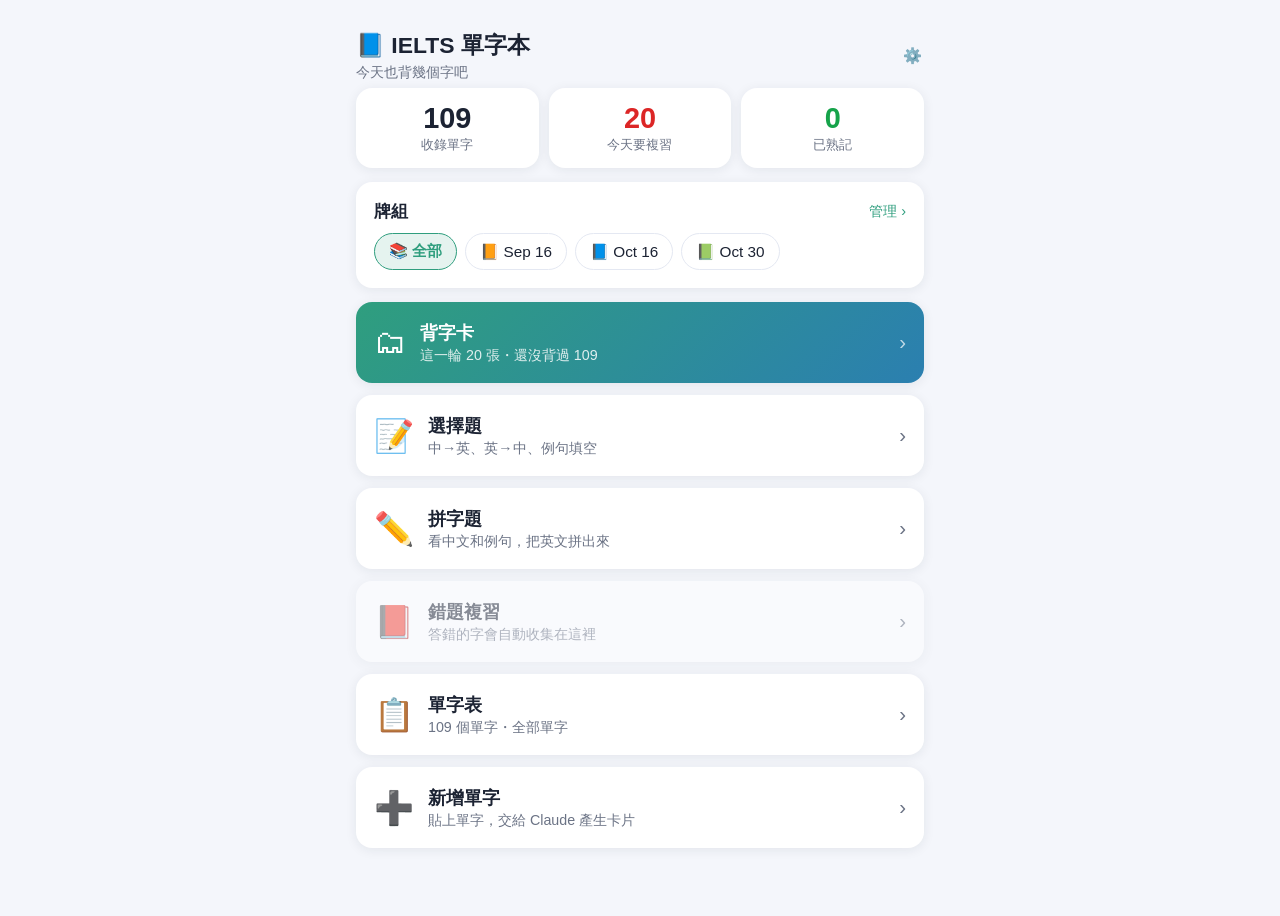
<file: index.html>
<!DOCTYPE html>
<html lang="zh-Hant">
<head>
<meta charset="utf-8">
<meta name="viewport" content="width=device-width,initial-scale=1,viewport-fit=cover">
<meta name="apple-mobile-web-app-capable" content="yes">
<meta name="apple-mobile-web-app-status-bar-style" content="default">
<title>IELTS 單字本</title>
<link rel="manifest" href="manifest.webmanifest">
<link rel="apple-touch-icon" href="icons/icon-180.png">
<link rel="stylesheet" href="css/style.css?v=20261029.2315">
</head>
<body>
<main>
  <div class="top">
    <div>
      <h1>📘 IELTS 單字本</h1>
      <div class="sub" id="hello">今天也背幾個字吧</div>
    </div>
    <span class="spacer"></span>
    <a class="act" href="settings.html">⚙️</a>
  </div>

  <div class="kpis">
    <div class="kpi"><div class="v" id="kTotal">0</div><div class="l">收錄單字</div></div>
    <div class="kpi"><div class="v" id="kDue" style="color:var(--bad)">0</div><div class="l">今天要複習</div></div>
    <div class="kpi"><div class="v" id="kLearned" style="color:var(--good)">0</div><div class="l">已熟記</div></div>
  </div>

  <div class="card" id="deckCard">
    <div style="display:flex;justify-content:space-between;align-items:center">
      <b>牌組</b><a class="small" style="color:var(--accent)" href="decks.html">管理 ›</a>
    </div>
    <div class="chips" id="deckChips"></div>
  </div>

  <a class="bigbtn hero" id="btnStudy" href="cards.html">
    <span class="emoji">🗂</span>
    <span><span class="t">背字卡</span><br><span class="d" id="studyDesc">滑開遮版看英文</span></span>
    <span class="go">›</span>
  </a>
  <a class="bigbtn" id="btnMcq" href="mcq.html">
    <span class="emoji">📝</span>
    <span><span class="t">選擇題</span><br><span class="d">中→英、英→中、例句填空</span></span>
    <span class="go">›</span>
  </a>
  <a class="bigbtn" id="btnSpell" href="spell.html">
    <span class="emoji">✏️</span>
    <span><span class="t">拼字題</span><br><span class="d">看中文和例句，把英文拼出來</span></span>
    <span class="go">›</span>
  </a>
  <a class="bigbtn" id="btnWrong" href="wrong.html">
    <span class="emoji">📕</span>
    <span><span class="t">錯題複習</span><br><span class="d" id="wrongDesc">答錯的字會收集在這裡</span></span>
    <span class="go">›</span>
  </a>
  <a class="bigbtn" id="btnList" href="list.html">
    <span class="emoji">📋</span>
    <span><span class="t">單字表</span><br><span class="d" id="listDesc">看全部單字、例句與熟練度</span></span>
    <span class="go">›</span>
  </a>
  <a class="bigbtn" href="add.html">
    <span class="emoji">➕</span>
    <span><span class="t">新增單字</span><br><span class="d">貼上單字，交給 Claude 產生卡片</span></span>
    <span class="go">›</span>
  </a>

  <div class="card" id="emptyHint" style="display:none">
    <b>還沒有單字</b>
    <p class="muted small" style="margin-top:8px;line-height:1.7">
      到「新增單字」貼上你想背的字，產生指令丟給 Claude，
      再把回來的內容貼回去就有字卡了。
    </p>
  </div>

  <div class="card" id="recent" style="display:none">
    <b>最近測驗</b>
    <div id="recentList" style="margin-top:6px"></div>
  </div>
</main>
<script src="data/seed.js?v=20261029.2315"></script>
<script src="data/audio.js?v=20261029.2315"></script>
<script src="data/version.js?v=20261029.2315"></script>
<script src="js/app.js?v=20261029.2315"></script>
<script src="js/sync.js?v=20261029.2315"></script>
<script>
(function(){
  syncSeed();
  autoSyncOnLeave();
  const deck = curDeck();

  // 打開 App 先跟雲端對一次，另一台裝置背的進度才會出現
  if (syncReady()){
    const tip = document.createElement("div");
    tip.className = "muted small center";
    tip.style.cssText = "margin:-6px 0 10px";
    tip.textContent = "🔄 同步中…";
    $("main").insertBefore(tip, $(".kpis"));
    syncNow().then(r => {
      if (r.ok && r.changed){ location.reload(); return; }
      tip.textContent = r.ok ? "" : "⚠️ 同步失敗：" + r.msg;
      if (r.ok) tip.remove();
    });
  }

  // 牌組切換
  const chips = $("#deckChips");
  // 空牌組不佔位子，但目前選中的那個一定顯示
  const decks = [{id:"all", name:"全部", icon:"📚"}]
    .concat(allDecks().filter(d => deckStats(d.id).total > 0 || d.id === deck));
  chips.innerHTML = decks.map(d =>
    `<button class="chip${d.id === deck ? " on" : ""}" data-id="${esc(d.id)}">${esc(d.icon)} ${esc(d.name)}</button>`
  ).join("");
  $$(".chip", chips).forEach(b => b.onclick = () => { setCurDeck(b.dataset.id); location.reload(); });

  const ROUND = 20;                       // 一輪字卡的張數，和 cards.html 一致
  const st = deckStats(deck);
  $("#kTotal").textContent = st.total;
  $("#kDue").textContent = Math.min(st.due + st.neu, ROUND);
  $("#kLearned").textContent = st.learned;

  const n = streak();
  $("#hello").textContent = st.total === 0
    ? "先加幾個單字吧"
    : (n > 1 ? `連續學習 ${n} 天，繼續保持 🔥` : "今天也背幾個字吧");

  const suffix = deckParam(deck);
  ["#btnStudy","#btnMcq","#btnSpell","#btnList"].forEach(s => $(s).href = $(s).href.split("?")[0] + suffix);

  const todo = st.due + st.neu;
  $("#studyDesc").textContent = todo
    ? `這一輪 ${Math.min(todo, ROUND)} 張` +
      (st.due ? `・到期複習 ${st.due}` : "") +
      (st.neu ? `・還沒背過 ${st.neu}` : "")
    : (st.total ? "今天的複習都完成了，可以自由練習" : "滑開遮版看英文");
  $("#listDesc").textContent = st.total ? `${st.total} 個單字・${deckLabel(deck)}` : "看全部單字、例句與熟練度";

  const nWrong = wrongCount(deck);
  $("#wrongDesc").textContent = nWrong
    ? `${nWrong} 個答錯過的字，專門練這些`
    : "答錯的字會自動收集在這裡";
  if (!nWrong) $("#btnWrong").setAttribute("disabled", "");

  if (!st.total){
    $("#emptyHint").style.display = "";
    ["#btnStudy","#btnMcq","#btnSpell","#btnList","#btnWrong"].forEach(s => $(s).setAttribute("disabled",""));
  }

  const q = quizHistory().slice(-5).reverse();
  if (q.length){
    $("#recent").style.display = "";
    const label = {mcq:"選擇題", spell:"拼字題", cards:"字卡"};
    $("#recentList").innerHTML = q.map(r =>
      `<div class="row"><span class="small">${esc(stampOf(r))}</span>
       <span class="badge">${esc(label[r.mode] || r.mode)}</span>
       <b style="margin-left:auto">${r.s} / ${r.t}</b></div>`).join("");
  }
})();
</script>
</body>
</html>
</file>
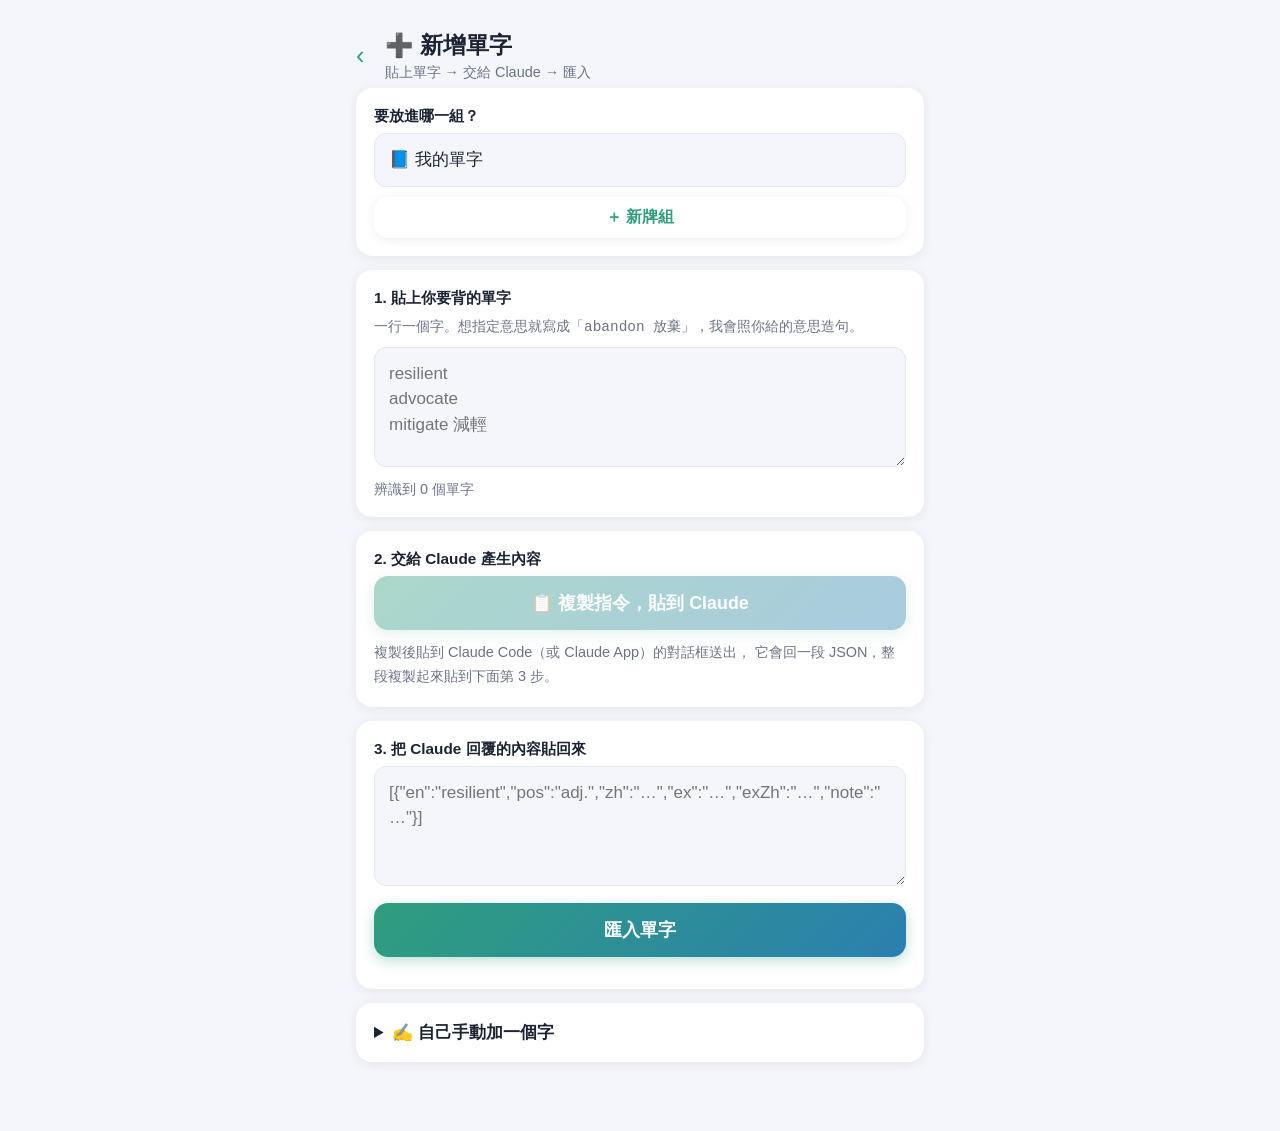
<file: add.html>
<!DOCTYPE html>
<html lang="zh-Hant">
<head>
<meta charset="utf-8">
<meta name="viewport" content="width=device-width,initial-scale=1,viewport-fit=cover">
<meta name="apple-mobile-web-app-capable" content="yes">
<title>新增單字</title>
<link rel="manifest" href="manifest.webmanifest">
<link rel="apple-touch-icon" href="icons/icon-180.png">
<link rel="stylesheet" href="css/style.css?v=20261029.2315">
</head>
<body>
<main>
  <div class="top">
    <a class="back" href="index.html">‹</a>
    <div><h1>➕ 新增單字</h1><div class="sub">貼上單字 → 交給 Claude → 匯入</div></div>
  </div>

  <div class="card">
    <label class="f" style="margin-top:0">要放進哪一組？</label>
    <select class="inp" id="deckSel"></select>
    <div class="btnrow" style="margin-top:10px">
      <button class="btn ghost sm" id="btnNewDeck" style="width:auto">＋ 新牌組</button>
    </div>
  </div>

  <div class="card">
    <label class="f" style="margin-top:0">1. 貼上你要背的單字</label>
    <div class="muted small" style="margin-bottom:8px;line-height:1.6">
      一行一個字。想指定意思就寫成「<code>abandon 放棄</code>」，我會照你給的意思造句。
    </div>
    <textarea class="inp" id="raw" placeholder="resilient&#10;advocate&#10;mitigate 減輕"></textarea>
    <div class="muted small" id="cnt" style="margin-top:8px">辨識到 0 個單字</div>
  </div>

  <div class="card">
    <label class="f" style="margin-top:0">2. 交給 Claude 產生內容</label>
    <button class="btn primary" id="btnCopy">📋 複製指令，貼到 Claude</button>
    <div class="muted small" style="margin-top:10px;line-height:1.7">
      複製後貼到 Claude Code（或 Claude App）的對話框送出，
      它會回一段 JSON，整段複製起來貼到下面第 3 步。
    </div>
    <div id="apiBox" class="hidden" style="margin-top:14px;border-top:1px solid var(--line);padding-top:14px">
      <button class="btn ghost" id="btnGen">⚡ 直接自動生成（用你設定的 API key）</button>
      <div class="muted small" id="genStat" style="margin-top:8px"></div>
    </div>
  </div>

  <div class="card">
    <label class="f" style="margin-top:0">3. 把 Claude 回覆的內容貼回來</label>
    <textarea class="inp" id="json" placeholder='[{"en":"resilient","pos":"adj.","zh":"…","ex":"…","exZh":"…","note":"…"}]'></textarea>
    <div style="height:12px"></div>
    <button class="btn primary" id="btnImport">匯入單字</button>
    <div id="preview" style="margin-top:14px"></div>
  </div>

  <div class="card">
    <details>
      <summary style="font-weight:700;cursor:pointer">✍️ 自己手動加一個字</summary>
      <label class="f">英文</label><input class="inp" id="mEn" autocapitalize="off" autocorrect="off">
      <label class="f">詞性</label><input class="inp" id="mPos" placeholder="n. / v. / adj.">
      <label class="f">中文</label><input class="inp" id="mZh">
      <label class="f">例句</label><input class="inp" id="mEx">
      <label class="f">例句翻譯</label><input class="inp" id="mExZh">
      <label class="f">筆記</label><input class="inp" id="mNote">
      <label class="f">相似字（word 中文；word 中文）</label><input class="inp" id="mSyn">
      <label class="f">相反字</label><input class="inp" id="mAnt">
      <div style="height:14px"></div>
      <button class="btn ghost" id="btnManual">加入</button>
    </details>
  </div>
</main>
<script src="data/seed.js?v=20261029.2315"></script>
<script src="data/audio.js?v=20261029.2315"></script>
<script src="data/version.js?v=20261029.2315"></script>
<script src="js/app.js?v=20261029.2315"></script>
<script src="js/sync.js?v=20261029.2315"></script>
<script src="js/ai.js?v=20261029.2315"></script>
<script>
(function(){
  syncSeed();
  autoSyncOnLeave();

  // ---- 牌組選單 ----
  function fillDecks(sel){
    const decks = allDecks();
    $("#deckSel").innerHTML = decks.map(d =>
      `<option value="${esc(d.id)}">${esc(d.icon)} ${esc(d.name)}</option>`).join("");
    const want = sel || curDeck();
    $("#deckSel").value = decks.some(d => d.id === want) ? want : (decks[0] && decks[0].id);
  }
  fillDecks();
  $("#btnNewDeck").onclick = () => {
    const name = prompt("新牌組名稱？", "多益單字");
    if (!name) return;
    const icon = prompt("用一個 emoji 當圖示：", "📗") || "📗";
    fillDecks(addDeck(name.trim(), icon.trim()));
    toast("已建立牌組");
  };

  // ---- 步驟 1：辨識單字 ----
  let items = [];
  function refresh(){
    items = parseInputWords($("#raw").value);
    $("#cnt").textContent = `辨識到 ${items.length} 個單字` +
      (items.length ? "：" + items.slice(0,6).map(w => w.en).join("、") + (items.length > 6 ? " …" : "") : "");
    $("#btnCopy").disabled = !items.length;
    $("#btnGen").disabled = !items.length;
  }
  $("#raw").addEventListener("input", refresh);
  refresh();

  // ---- 步驟 2：複製指令 / 自動生成 ----
  $("#btnCopy").onclick = async () => {
    const ok = await copyText(buildPrompt(items));
    toast(ok ? `已複製 ${items.length} 個字的指令，去貼給 Claude` : "複製失敗，請手動選取");
  };

  if (getApiKey()) $("#apiBox").classList.remove("hidden");
  $("#btnGen").onclick = async () => {
    $("#btnGen").disabled = true;
    $("#genStat").textContent = `產生中…（${items.length} 個字，可能要十幾秒）`;
    try {
      const list = await generateWithAPI(items);
      $("#json").value = JSON.stringify(list, null, 2);
      $("#genStat").textContent = `完成，產生了 ${list.length} 筆，往下按「匯入單字」`;
      showPreview(list);
    } catch(e){
      $("#genStat").textContent = "失敗：" + e.message;
    }
    $("#btnGen").disabled = false;
  };

  // ---- 步驟 3：匯入 ----
  function showPreview(list){
    $("#preview").innerHTML = `<div class="muted small" style="margin-bottom:6px">預覽 ${list.length} 筆</div>` +
      list.slice(0, 30).map(w => `
        <div class="wl-item">
          <div class="wl-head"><span class="wl-en">${esc(w.en)}</span>
            <span class="wl-pos">${esc(w.pos)}</span>
            <span class="wl-zh">${esc(w.zh)}</span></div>
          <div class="wl-ex">${esc(w.ex)}<br>${esc(w.exZh)}</div>
          ${relBlock(w)}
        </div>`).join("");
  }
  $("#btnImport").onclick = () => {
    let list;
    try { list = parseWordsJSON($("#json").value); }
    catch(e){ toast("看不懂這段內容，請確認整段 JSON 都貼進來了"); return; }
    if (!list.length){ toast("沒有讀到任何單字"); return; }
    const r = importWords(list, $("#deckSel").value);
    showPreview(list);
    toast(`匯入完成：新增 ${r.added} 筆${r.updated ? `、更新 ${r.updated} 筆` : ""}`, 2600);
    setCurDeck($("#deckSel").value);
    setTimeout(() => location.href = "list.html" + deckParam($("#deckSel").value), 1200);
  };

  // ---- 手動新增 ----
  $("#btnManual").onclick = () => {
    const en = $("#mEn").value.trim();
    if (!en){ toast("英文不能空白"); return; }
    importWords([{en, pos:$("#mPos").value, zh:$("#mZh").value, ex:$("#mEx").value,
                  exZh:$("#mExZh").value, note:$("#mNote").value,
                  syn:$("#mSyn").value, ant:$("#mAnt").value}], $("#deckSel").value);
    ["#mEn","#mPos","#mZh","#mEx","#mExZh","#mNote","#mSyn","#mAnt"].forEach(s => $(s).value = "");
    toast("已加入：" + en);
  };
})();
</script>
</body>
</html>
</file>
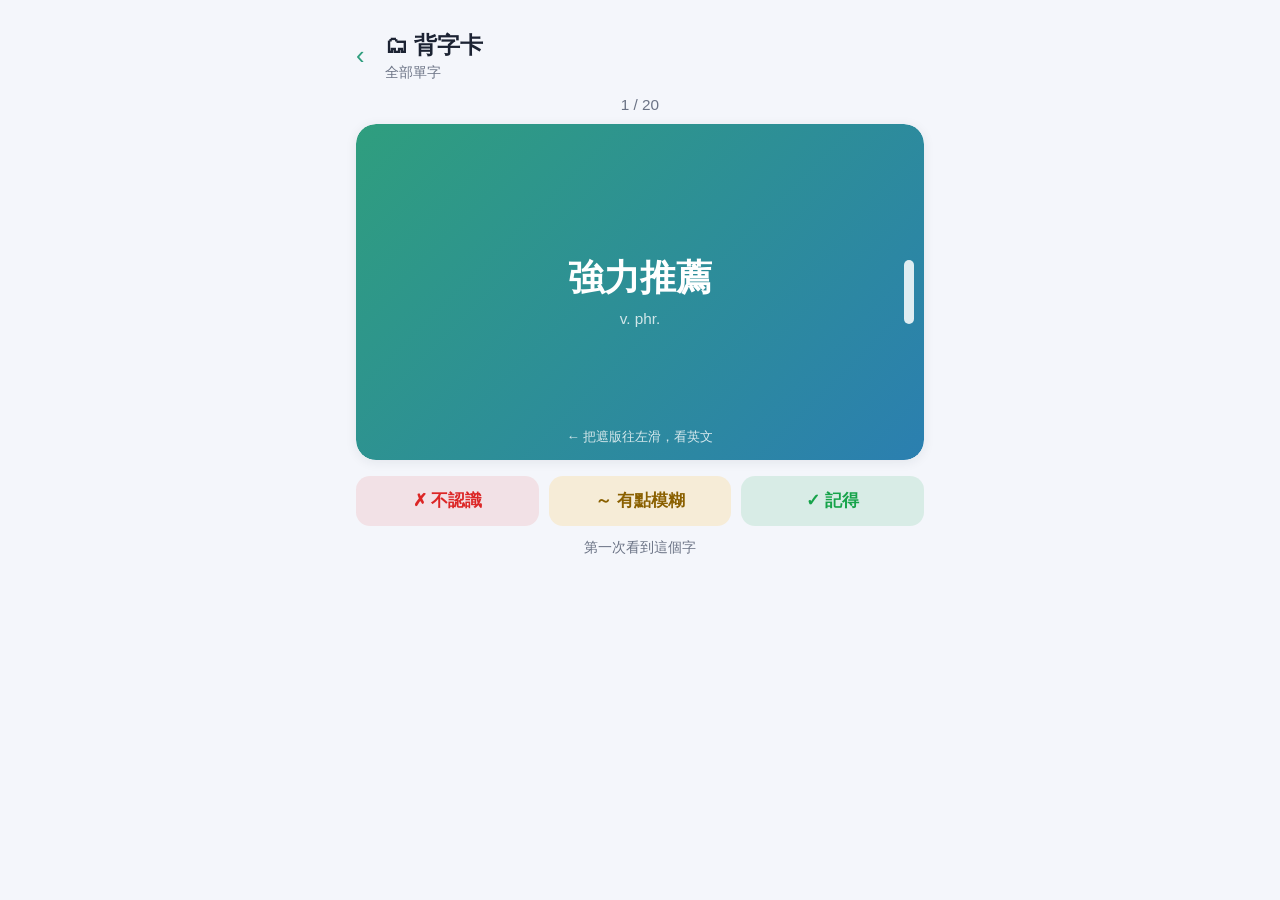
<file: cards.html>
<!DOCTYPE html>
<html lang="zh-Hant">
<head>
<meta charset="utf-8">
<meta name="viewport" content="width=device-width,initial-scale=1,viewport-fit=cover">
<meta name="apple-mobile-web-app-capable" content="yes">
<title>背字卡</title>
<link rel="manifest" href="manifest.webmanifest">
<link rel="apple-touch-icon" href="icons/icon-180.png">
<link rel="stylesheet" href="css/style.css?v=20261029.2315">
</head>
<body>
<main>
  <div class="top">
    <a class="back" id="backLink" href="index.html">‹</a>
    <div><h1 id="title">🗂 背字卡</h1><div class="sub" id="subtitle"></div></div>
  </div>

  <div id="stage">
    <div class="fc-count" id="counter"></div>
    <div class="fc-stage">
      <div class="fc-card" id="card">
        <div class="fc-face">
          <div class="fc-word" id="enWord"></div>
          <div class="fc-pos" id="enPos"></div>
          <button class="fc-speak" id="speakBtn" aria-label="發音">🔊</button>
          <div class="fc-ex" id="enEx"></div>
          <div class="fc-ex muted" id="enNote" style="font-size:.82rem"></div>
          <div id="enRel" style="width:100%"></div>
        </div>
        <div class="fc-mask" id="mask">
          <div class="fc-word" id="zhWord"></div>
          <div class="fc-pos" id="zhPos"></div>
          <span class="knob"></span>
          <div class="hint">← 把遮版往左滑，看英文</div>
        </div>
      </div>
    </div>
    <div class="fc-actions">
      <button class="btn no" id="btnNo">✗ 不認識</button>
      <button class="btn ok" id="btnFuzzy">～ 有點模糊</button>
      <button class="btn yes" id="btnYes">✓ 記得</button>
    </div>
    <div class="muted small center" style="margin-top:12px" id="boxHint"></div>
  </div>

  <div id="done" class="hidden">
    <div class="card center">
      <div style="font-size:3rem">🎉</div>
      <div class="score-big" id="doneStat"></div>
      <div class="score-sub" id="doneSub"></div>
      <button class="btn primary" id="btnAgain">去錯題複習</button>
      <div style="height:10px"></div>
      <a class="btn ghost" id="toMcq">去做選擇題</a>
      <div style="height:10px"></div>
      <a class="btn ghost" href="index.html">回首頁</a>
    </div>
  </div>
</main>
<script src="data/seed.js?v=20261029.2315"></script>
<script src="data/audio.js?v=20261029.2315"></script>
<script src="data/version.js?v=20261029.2315"></script>
<script src="js/app.js?v=20261029.2315"></script>
<script src="js/sync.js?v=20261029.2315"></script>
<script>
(function(){
  syncSeed();
  autoSyncOnLeave();
  const deck = curDeck();
  const suffix = deckParam(deck);
  $("#backLink").href = "index.html";
  $("#toMcq").href = "mcq.html" + suffix;
  $("#subtitle").textContent = deckLabel(deck);

  const LIMIT = 20;
  const wrongMode = qs("mode") === "wrong";
  let queue, freeMode = false;
  if (wrongMode){
    queue = wrongWords(deck).slice(0, LIMIT);
    $("#title").textContent = "📕 錯題字卡";
    $("#backLink").href = "wrong.html";
    $("#toMcq").href = "mcq.html?mode=wrong";
    $("#toMcq").textContent = "去做錯題選擇題";
  } else {
    queue = dueWords(deck).slice(0, LIMIT);
    // 今天沒有到期的字就自由練習
    if (!queue.length){
      queue = sampleN(deckWords(deck), LIMIT);
      freeMode = queue.length > 0;
    }
  }

  let cur = 0, good = 0, bad = 0, revealed = false;

  if (!queue.length){
    $("#stage").classList.add("hidden");
    $("#done").classList.remove("hidden");
    $("#doneStat").textContent = wrongMode ? "沒有錯題" : "還沒有單字";
    $("#doneSub").textContent = wrongMode
      ? "答錯的字會自動收集到這裡" : "先去「新增單字」加幾個字吧";
    $("#btnAgain").classList.add("hidden");
    return;
  }

  // ---------- 遮版拖曳 ----------
  const mask = $("#mask"), card = $("#card");
  const PEEK = 36;
  let startX = 0, baseX = 0, curX = 0, dragging = false, moved = false;
  function maxSlide(){ return card.clientWidth - PEEK; }
  function setX(x, anim){
    curX = Math.min(0, Math.max(-maxSlide(), x));
    mask.classList.toggle("anim", !!anim);
    mask.style.transform = `translateX(${curX}px)`;
  }
  function open(anim=true){
    setX(-maxSlide(), anim);
    if (!revealed){ revealed = true; speak(queue[cur].en); }
  }
  function close(anim=true){ setX(0, anim); revealed = false; }
  mask.addEventListener("pointerdown", e => {
    dragging = true; moved = false;
    startX = e.clientX; baseX = curX;
    mask.setPointerCapture(e.pointerId);
    mask.classList.remove("anim");
  });
  mask.addEventListener("pointermove", e => {
    if (!dragging) return;
    const dx = e.clientX - startX;
    if (Math.abs(dx) > 6) moved = true;
    setX(baseX + dx, false);
  });
  mask.addEventListener("pointerup", () => {
    if (!dragging) return;
    dragging = false;
    if (!moved){ (curX < -maxSlide()/2) ? close() : open(); return; }
    (curX < -maxSlide()*0.35) ? open() : close();
  });
  mask.addEventListener("pointercancel", () => {
    dragging = false;
    (curX < -maxSlide()*0.35) ? open() : close();
  });

  // ---------- 流程 ----------
  const BOX_NAME = ["新字", "今天再看", "２天後", "４天後", "８天後", "熟了"];
  function render(){
    const w = queue[cur];
    $("#counter").textContent = `${cur+1} / ${queue.length}` + (freeMode ? "・自由練習" : "");
    $("#zhWord").textContent = w.zh || "（沒有中文）";
    $("#zhPos").textContent  = w.pos || "";
    $("#enWord").textContent = w.en;
    $("#enPos").textContent  = w.pos || "";
    $("#enEx").innerHTML = w.ex ? esc(w.ex) + (w.exZh ? `<span class="zh">${esc(w.exZh)}</span>` : "") : "";
    $("#enNote").textContent = w.note || "";
    $("#enRel").innerHTML = relBlock(w);
    const p = getProg(w.en);
    $("#boxHint").textContent = isNew(w) ? "第一次看到這個字"
      : `熟練度：${BOX_NAME[p.box]}・答對 ${p.right}／答錯 ${p.wrong}`;
    close(false);
  }
  function mark(g){
    grade(queue[cur].en, g);
    if (g >= 2) good++; else bad++;
    cur++;
    if (cur >= queue.length) finish(); else render();
  }
  function finish(){
    addQuizResult("cards", good, queue.length, deck);
    $("#stage").classList.add("hidden");
    $("#done").classList.remove("hidden");
    $("#doneStat").textContent = `${good} ✓ / ${bad} ✗`;
    $("#doneSub").textContent = bad ? `有 ${bad} 個字要再加強` : "這一輪全部記得，讚！";
    if (!bad) $("#btnAgain").classList.add("hidden");
  }
  $("#btnYes").onclick   = () => mark(2);
  $("#btnFuzzy").onclick = () => mark(1);
  $("#btnNo").onclick    = () => mark(0);
  $("#speakBtn").onclick = e => { e.stopPropagation(); speak(queue[cur].en); };
  $("#btnAgain").onclick = () => location.href = "wrong.html";
  render();
})();
</script>
</body>
</html>
</file>
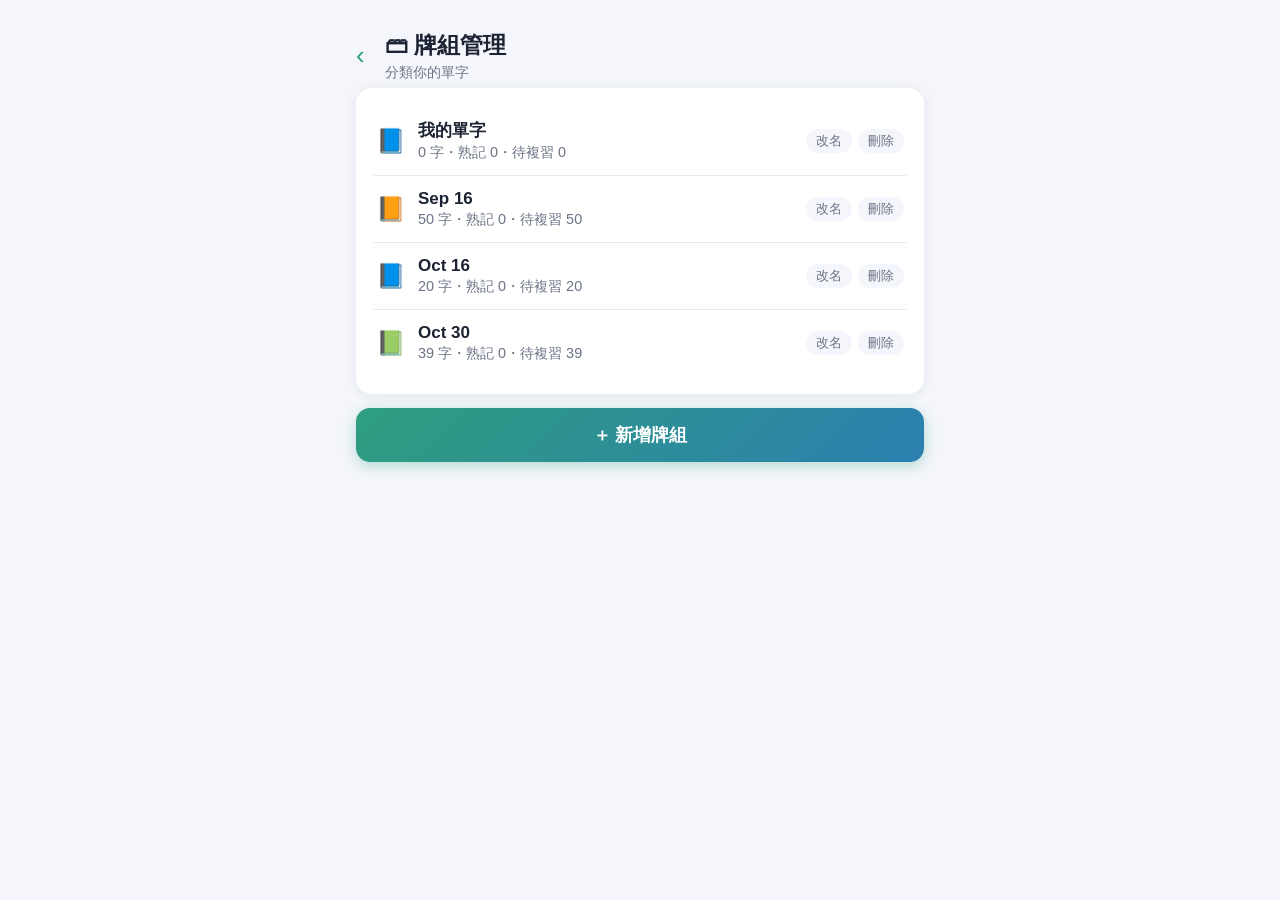
<file: decks.html>
<!DOCTYPE html>
<html lang="zh-Hant">
<head>
<meta charset="utf-8">
<meta name="viewport" content="width=device-width,initial-scale=1,viewport-fit=cover">
<meta name="apple-mobile-web-app-capable" content="yes">
<title>牌組管理</title>
<link rel="manifest" href="manifest.webmanifest">
<link rel="apple-touch-icon" href="icons/icon-180.png">
<link rel="stylesheet" href="css/style.css?v=20261029.2315">
</head>
<body>
<main>
  <div class="top">
    <a class="back" href="index.html">‹</a>
    <div><h1>🗃 牌組管理</h1><div class="sub">分類你的單字</div></div>
  </div>
  <div class="card"><div id="list"></div></div>
  <button class="btn primary" id="btnAdd">＋ 新增牌組</button>
</main>
<script src="data/seed.js?v=20261029.2315"></script>
<script src="data/audio.js?v=20261029.2315"></script>
<script src="data/version.js?v=20261029.2315"></script>
<script src="js/app.js?v=20261029.2315"></script>
<script src="js/sync.js?v=20261029.2315"></script>
<script>
(function(){
  syncSeed();
  autoSyncOnLeave();
  function render(){
    const decks = allDecks();
    $("#list").innerHTML = decks.length ? decks.map(d => {
      const s = deckStats(d.id);
      return `<div class="row">
        <span style="font-size:1.4rem">${esc(d.icon)}</span>
        <span><b>${esc(d.name)}</b><br><span class="muted small">${s.total} 字・熟記 ${s.learned}・待複習 ${s.due + s.neu}</span></span>
        <span style="margin-left:auto;display:flex;gap:6px">
          <button class="badge" data-act="rename" data-id="${esc(d.id)}">改名</button>
          <button class="badge" data-act="del" data-id="${esc(d.id)}">刪除</button>
        </span>
      </div>`;
    }).join("") : `<div class="muted center" style="padding:20px 0">還沒有牌組</div>`;
    $$("#list button").forEach(b => b.onclick = () => {
      const d = findDeck(b.dataset.id);
      if (!d) return;
      if (b.dataset.act === "rename"){
        const name = prompt("牌組名稱：", d.name);
        if (name === null) return;
        const icon = prompt("圖示 emoji：", d.icon) || d.icon;
        renameDeck(d.id, name.trim() || d.name, icon.trim());
      } else {
        const s = deckStats(d.id);
        if (!confirm(`刪除「${d.name}」？裡面的 ${s.total} 個單字也會一起刪掉。`)) return;
        deleteDeck(d.id);
        if (curDeck() === d.id) setCurDeck("all");
      }
      render();
    });
  }
  $("#btnAdd").onclick = () => {
    const name = prompt("新牌組名稱？", "多益單字");
    if (!name) return;
    const icon = prompt("用一個 emoji 當圖示：", "📗") || "📗";
    addDeck(name.trim(), icon.trim());
    render();
  };
  render();
})();
</script>
</body>
</html>
</file>
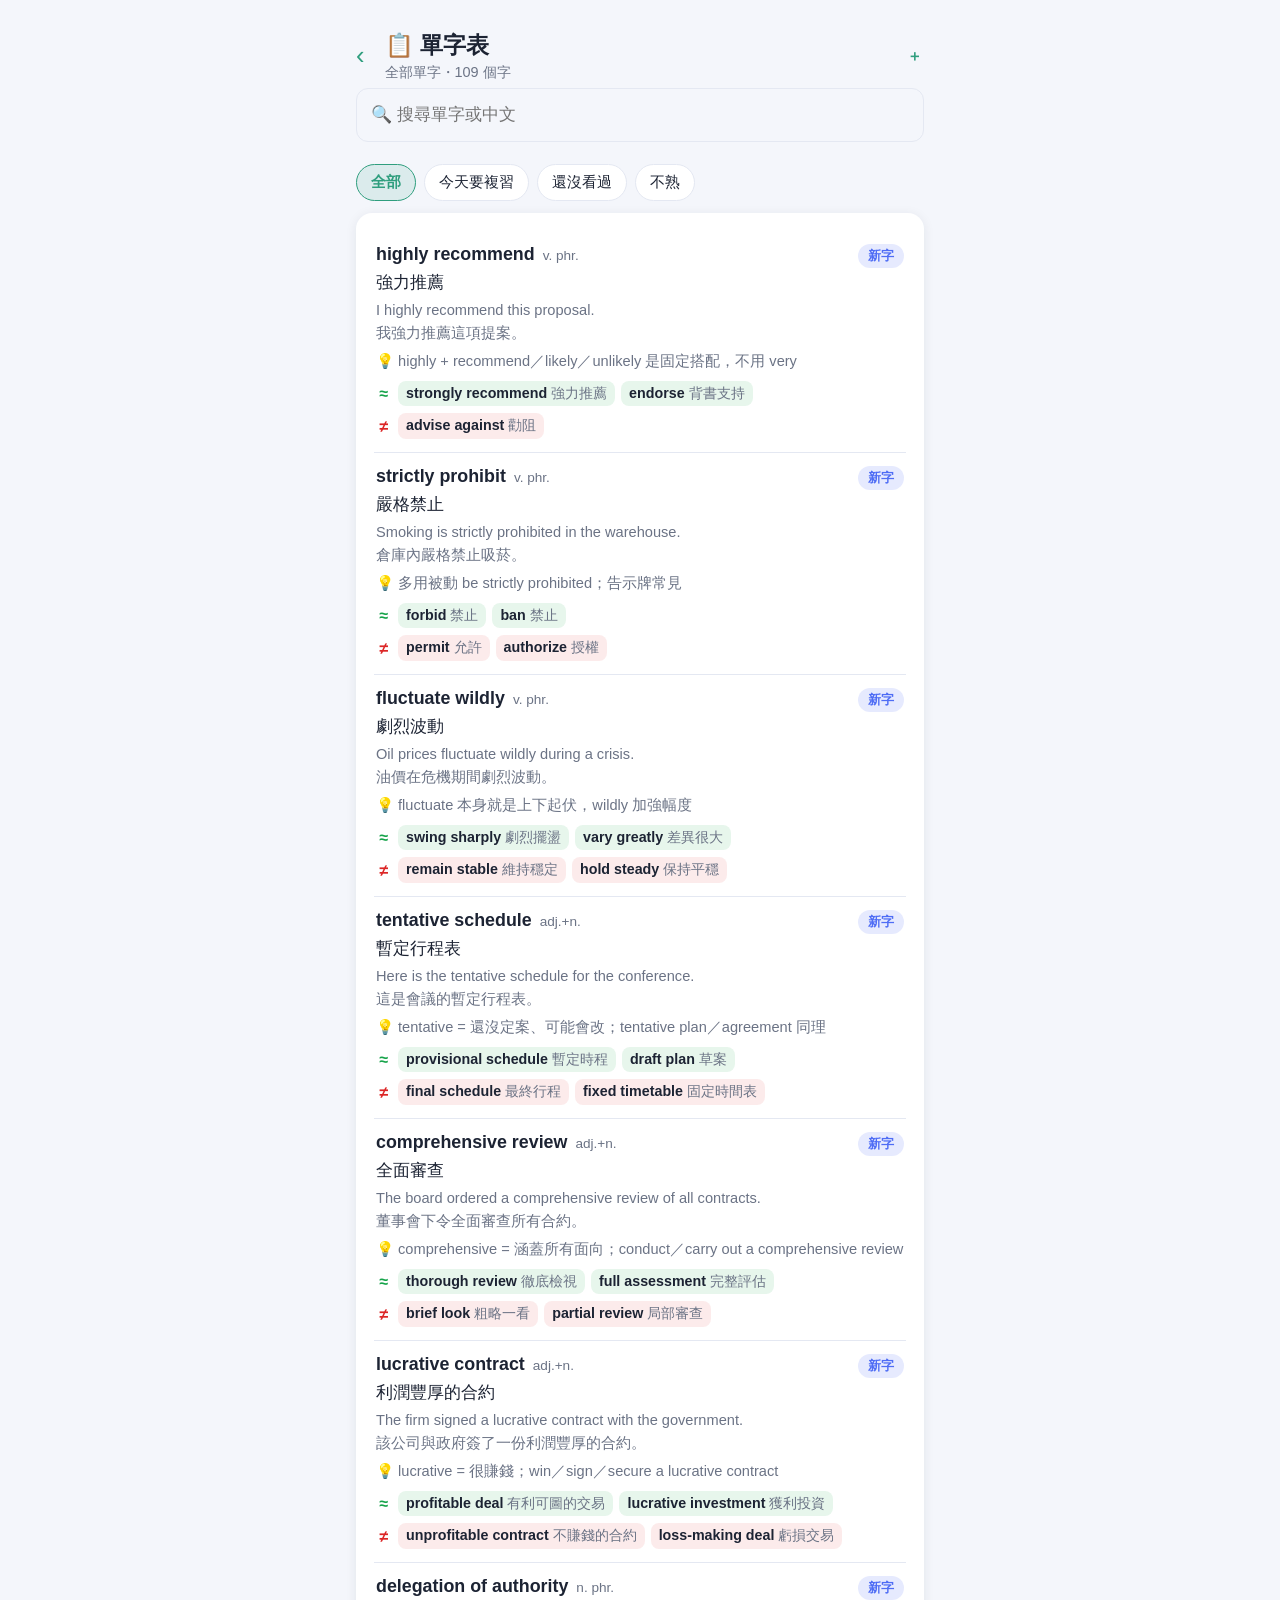
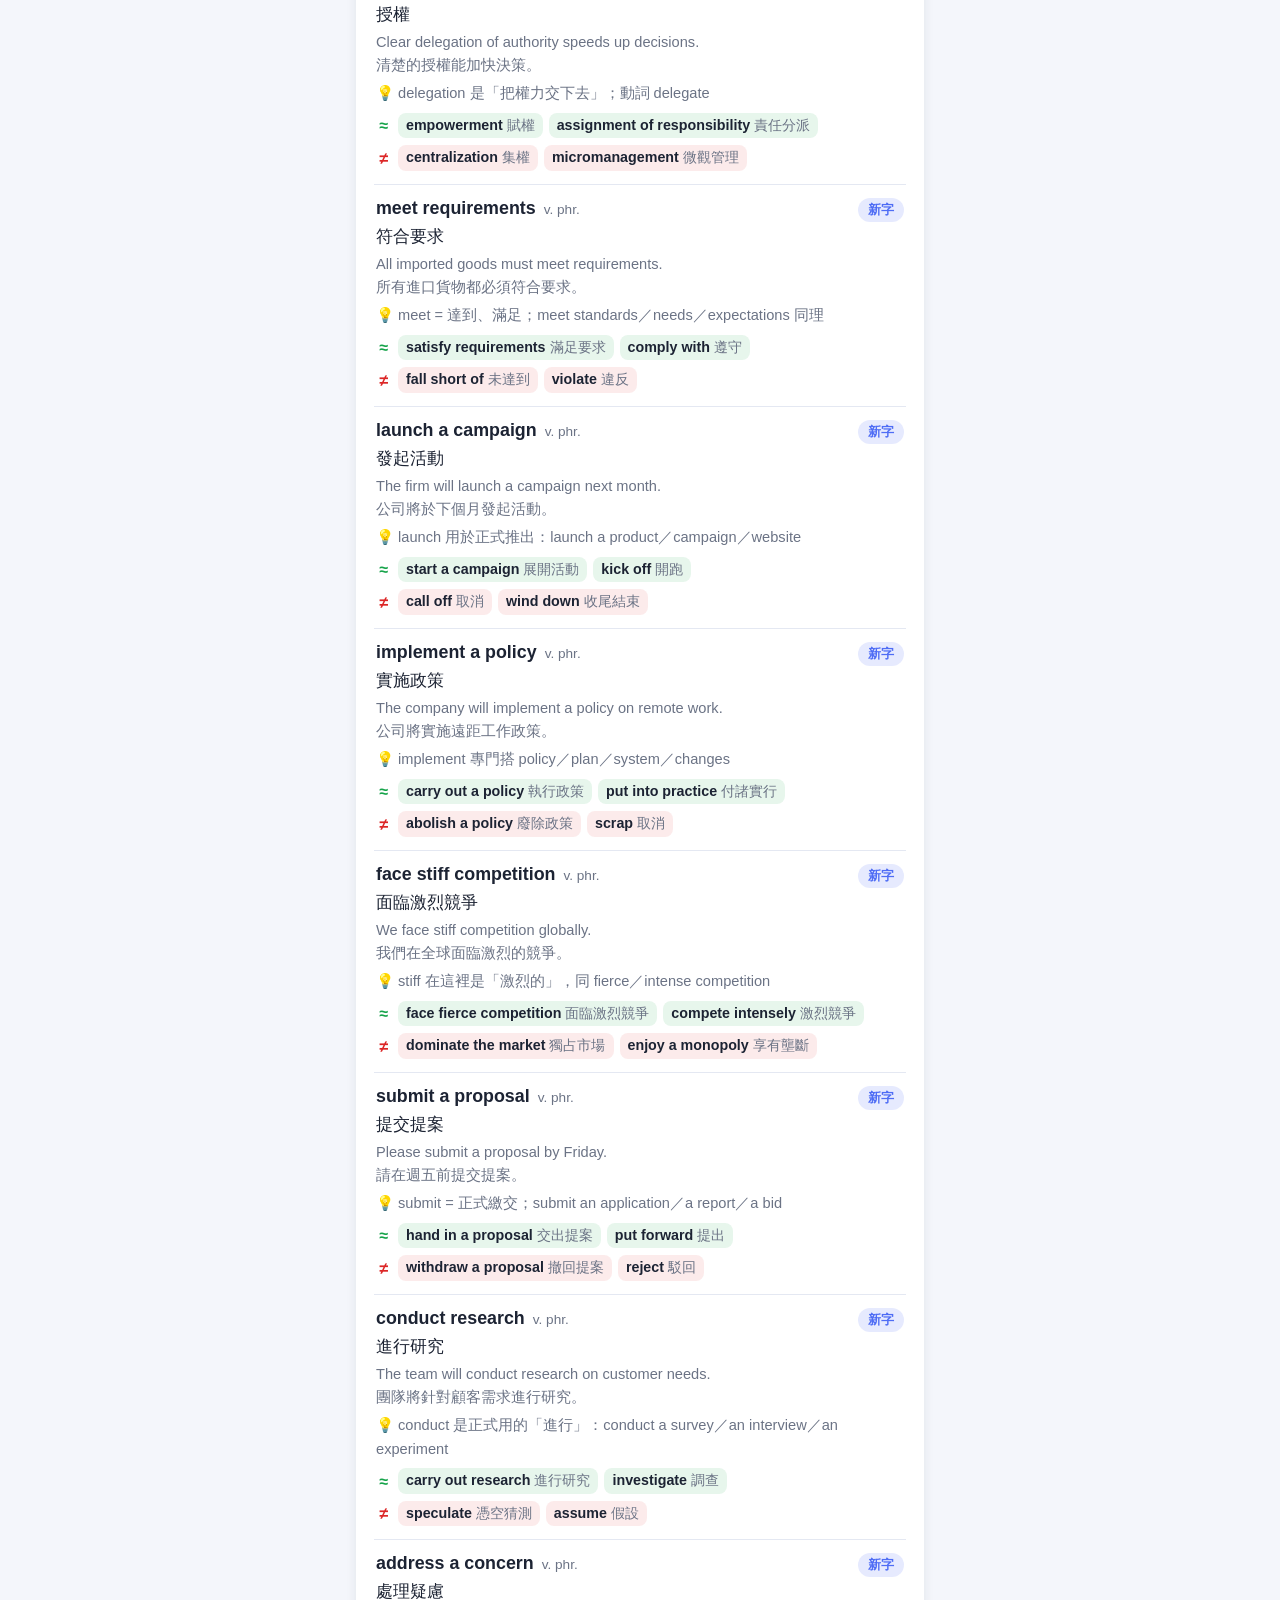
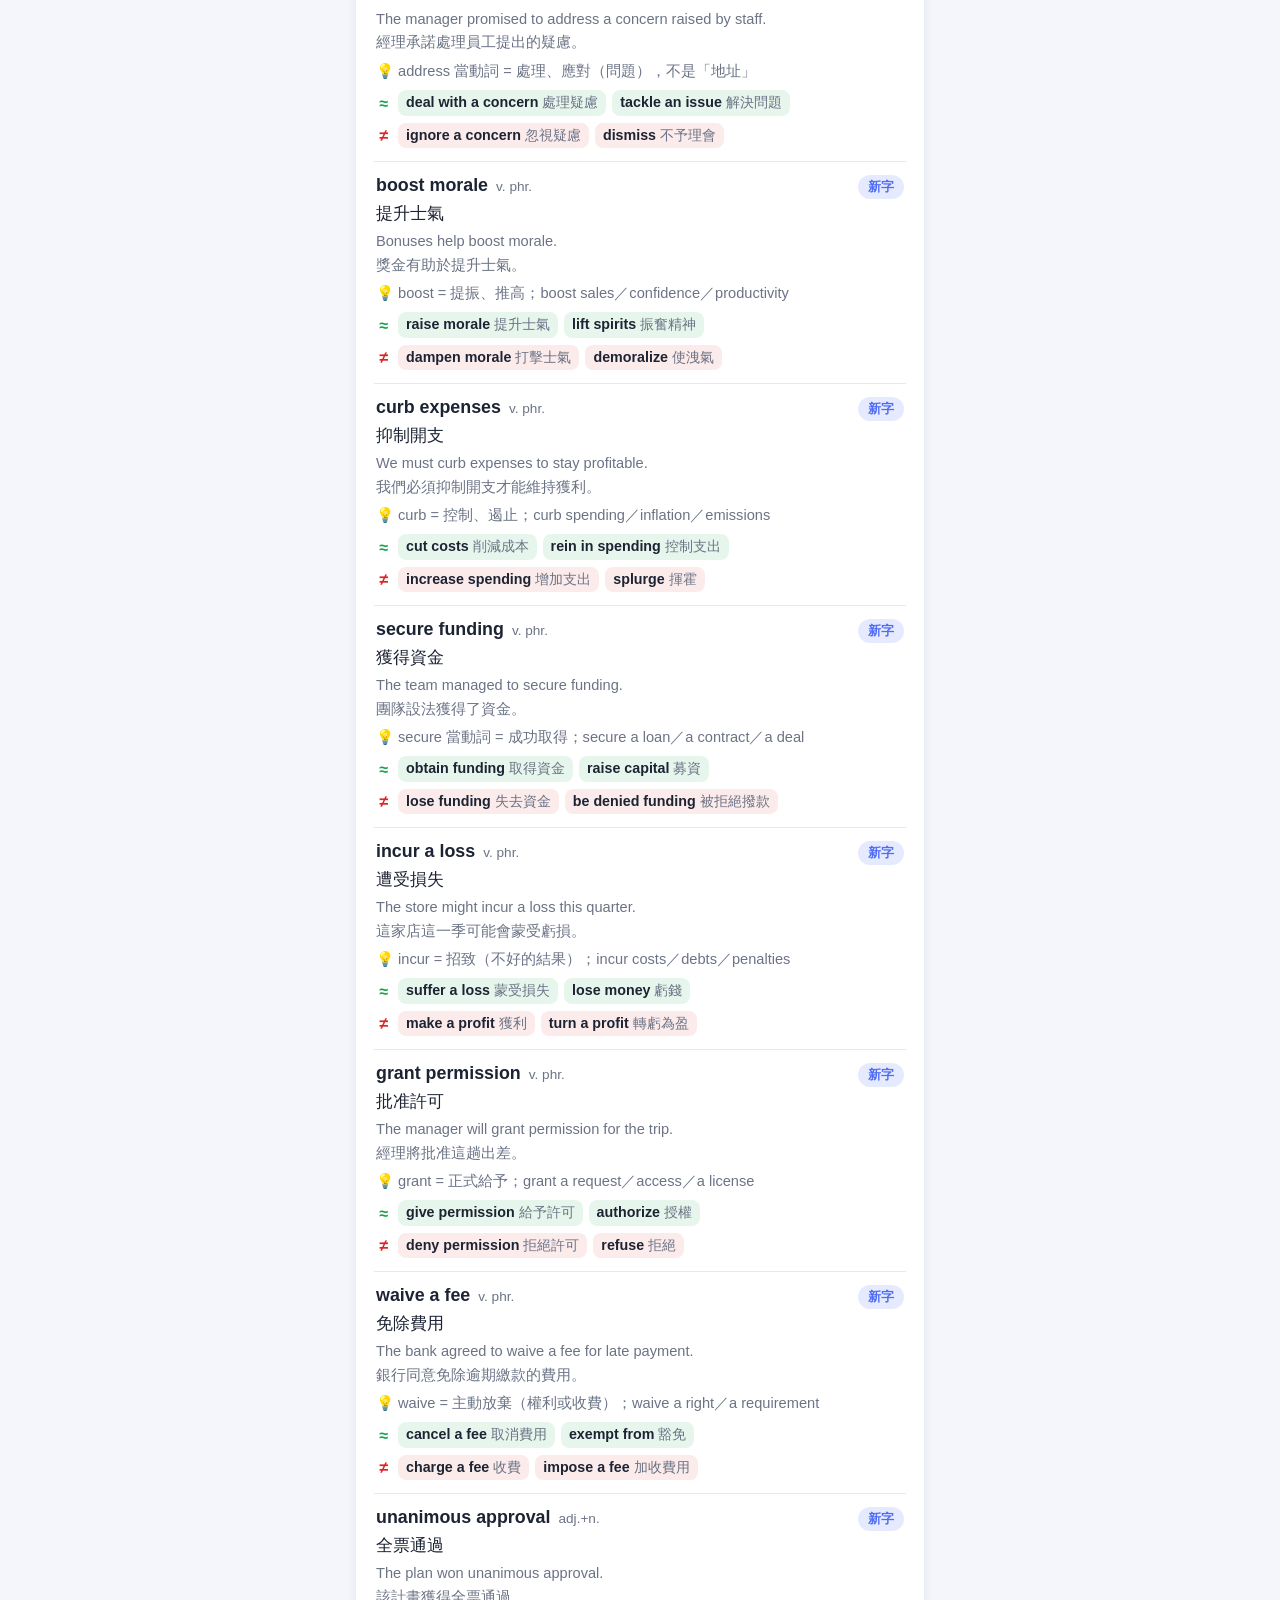
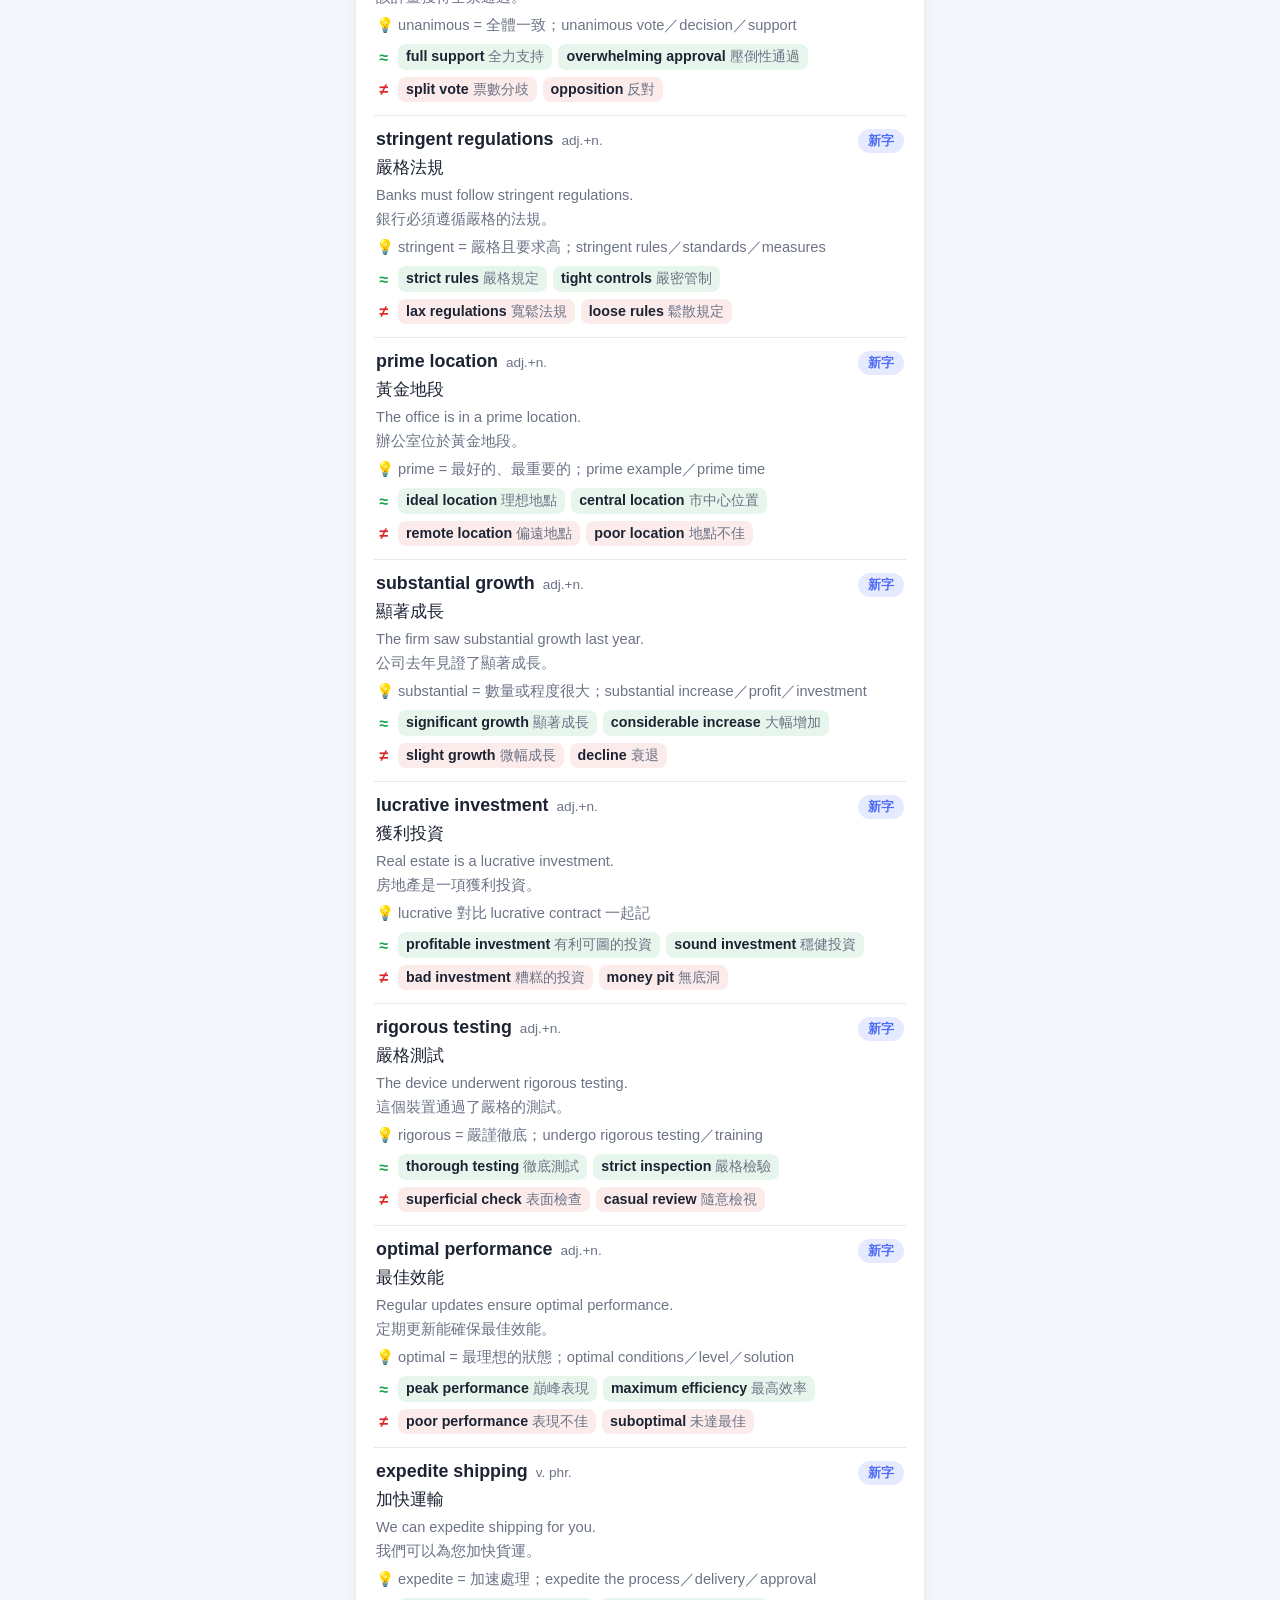
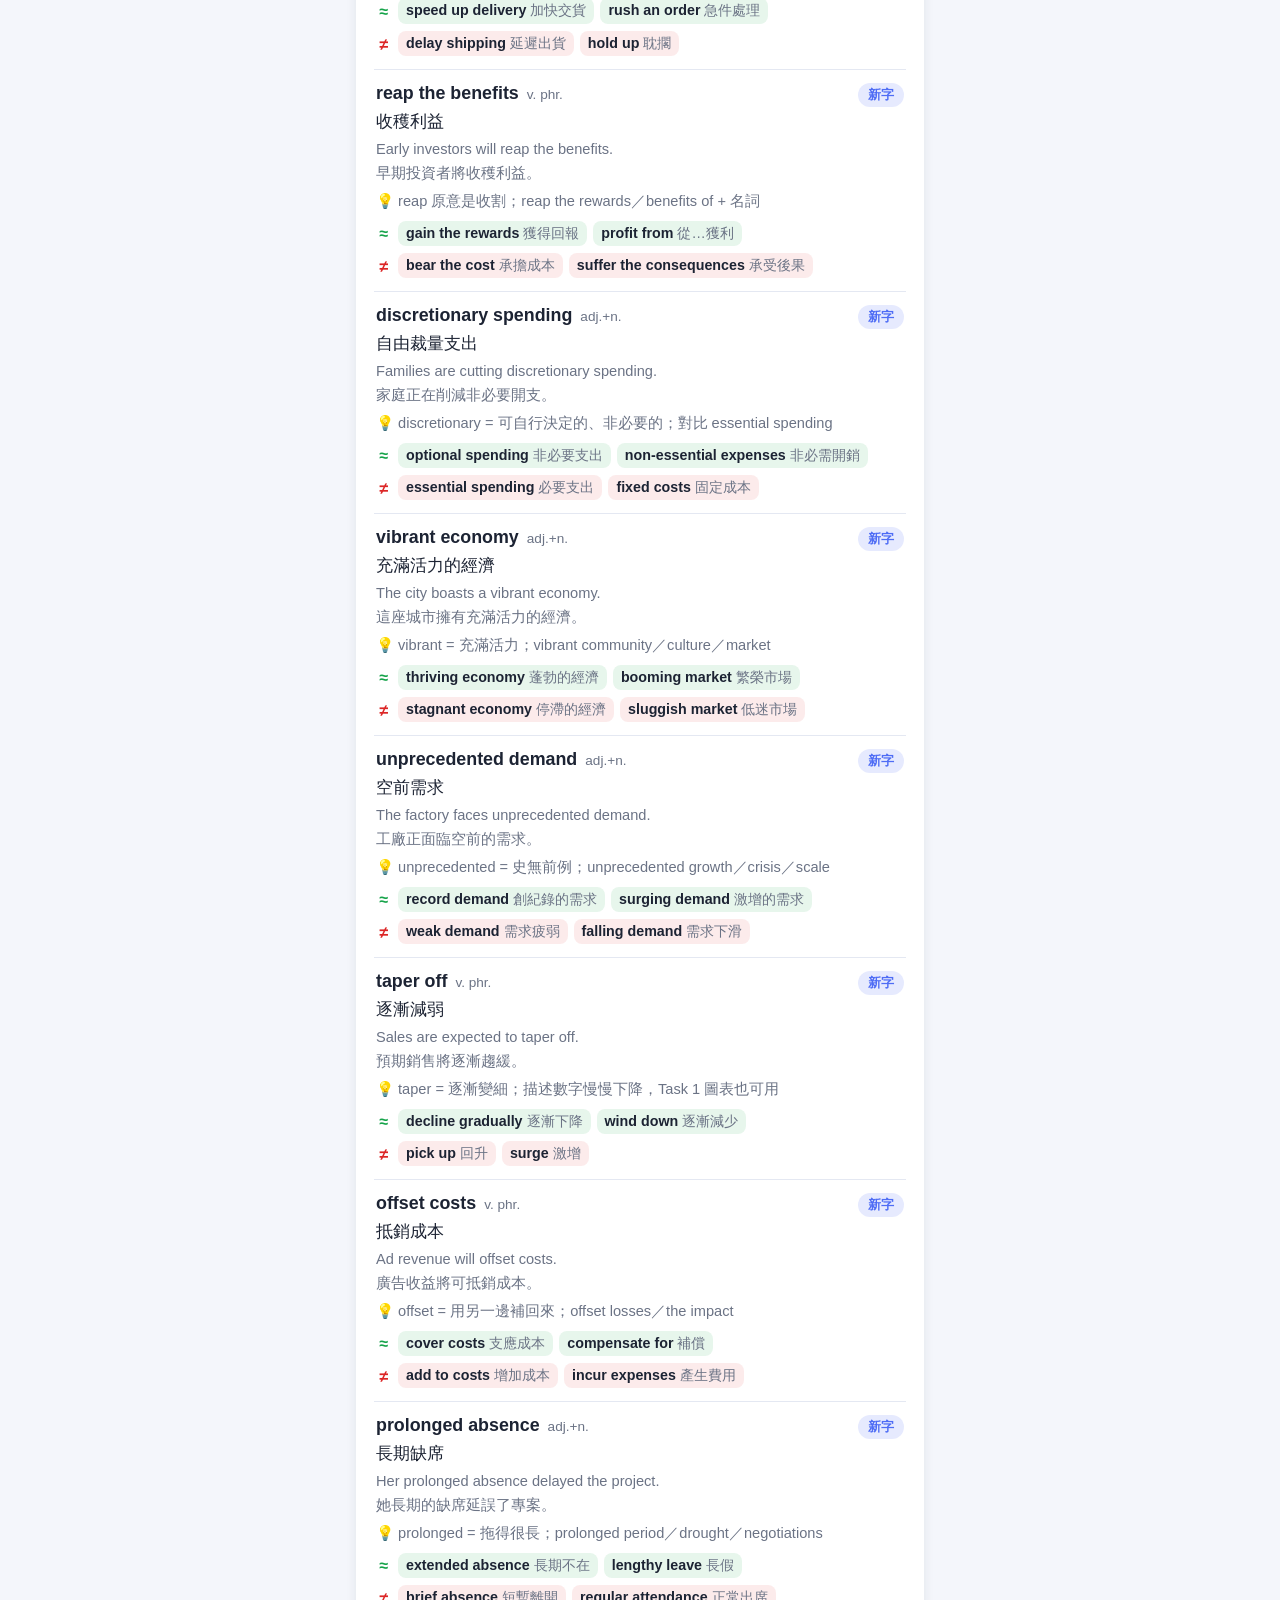
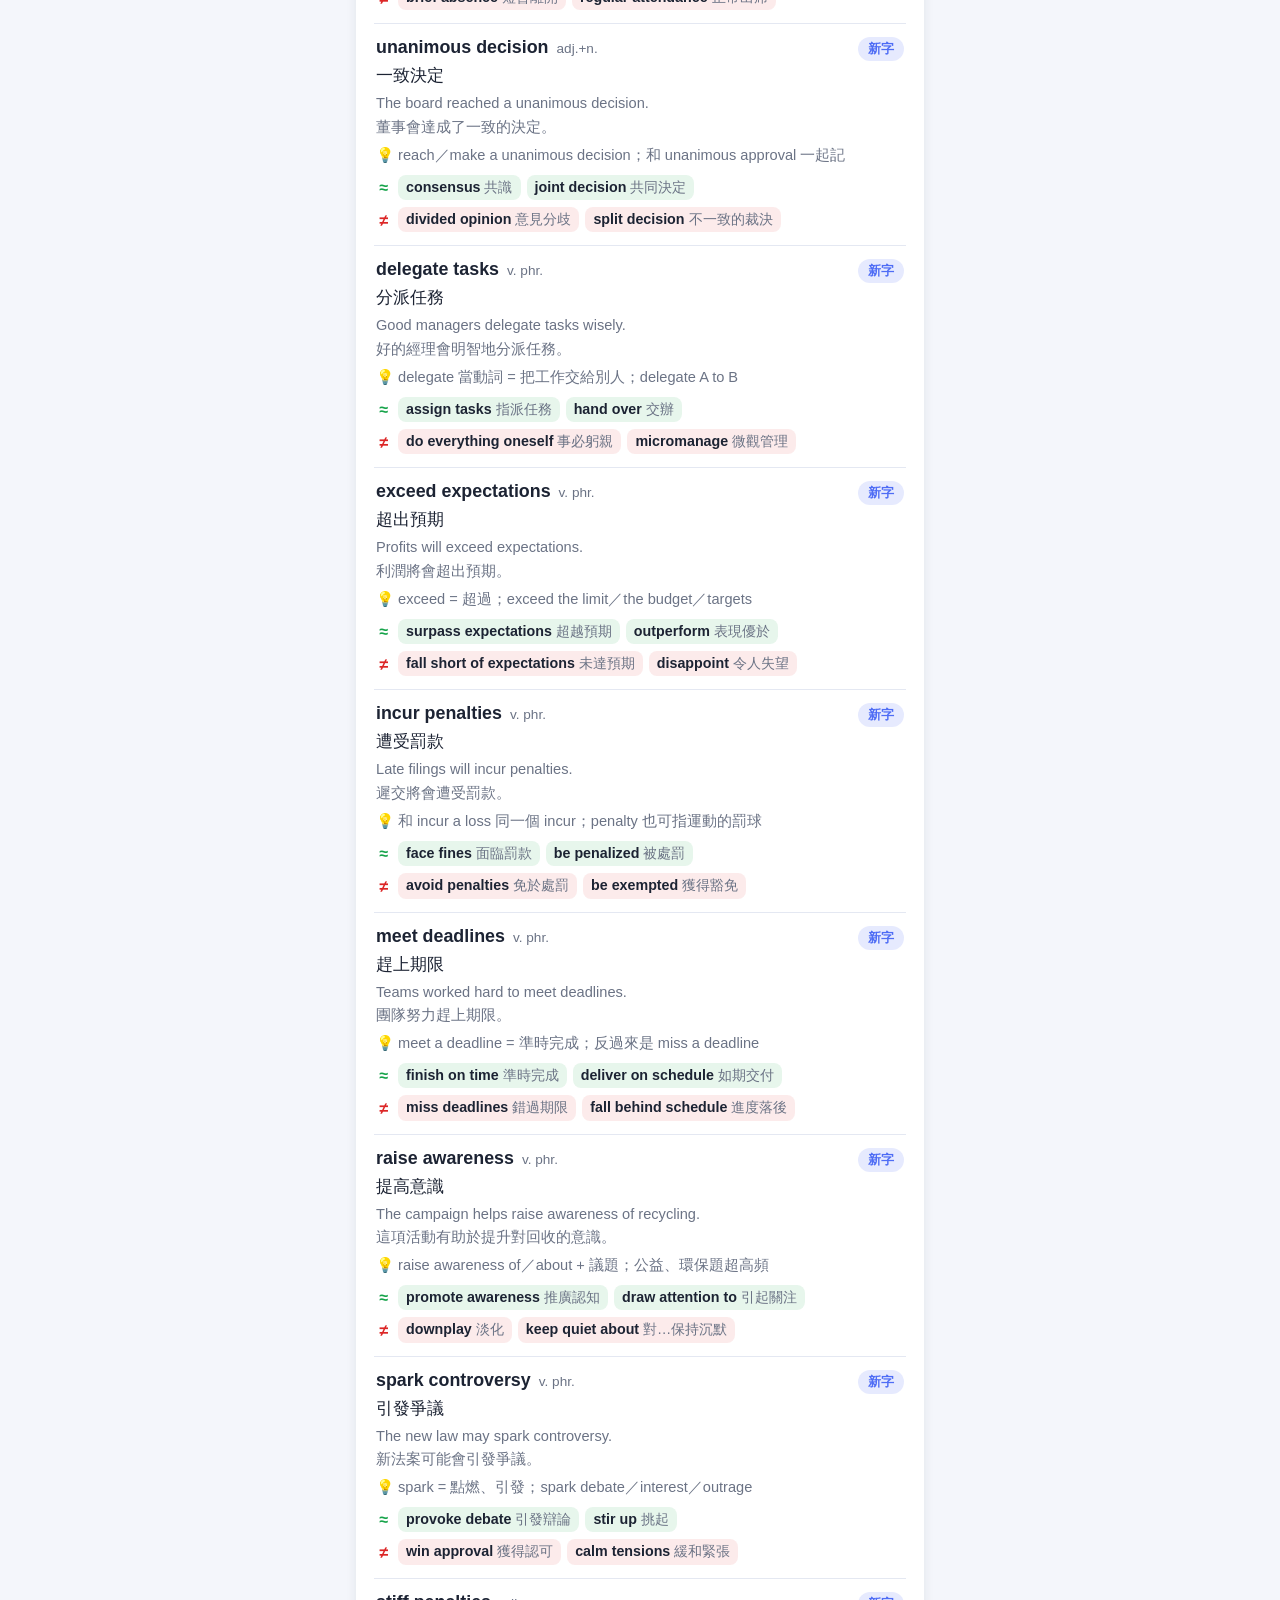
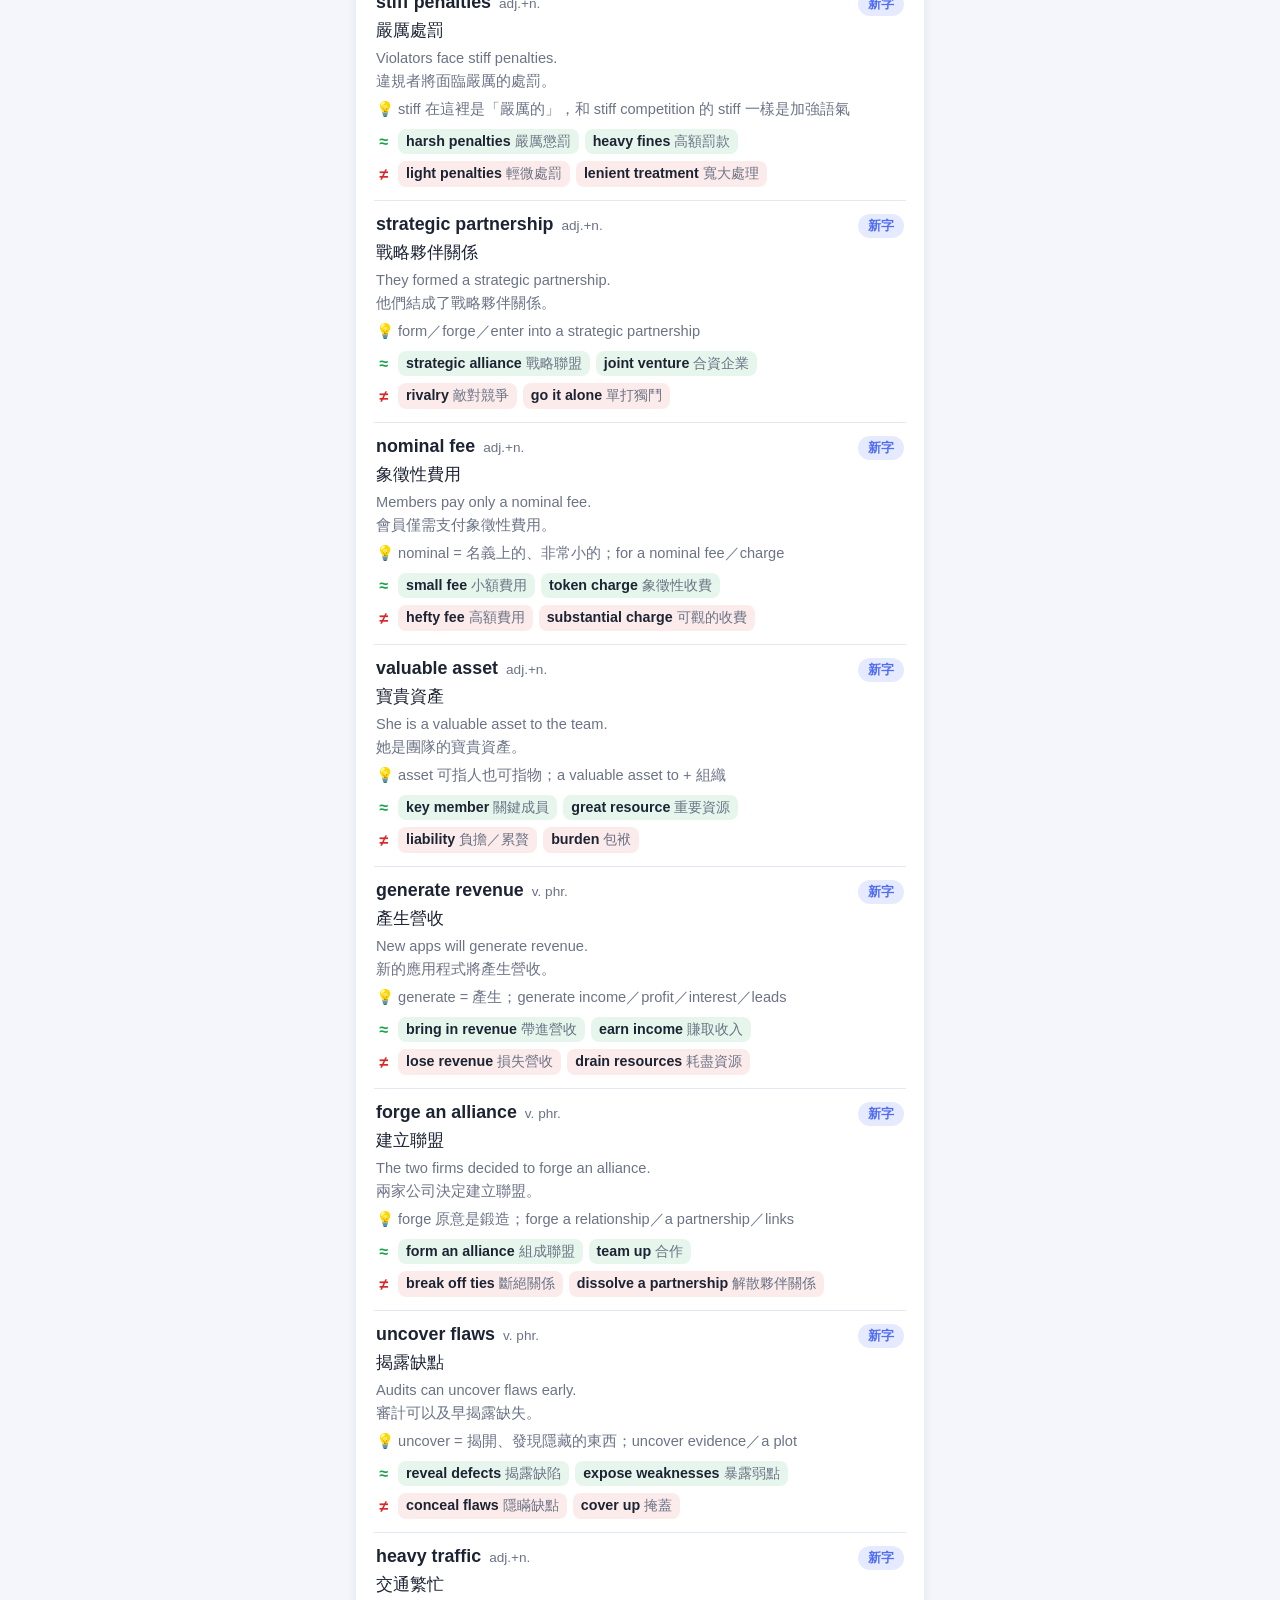
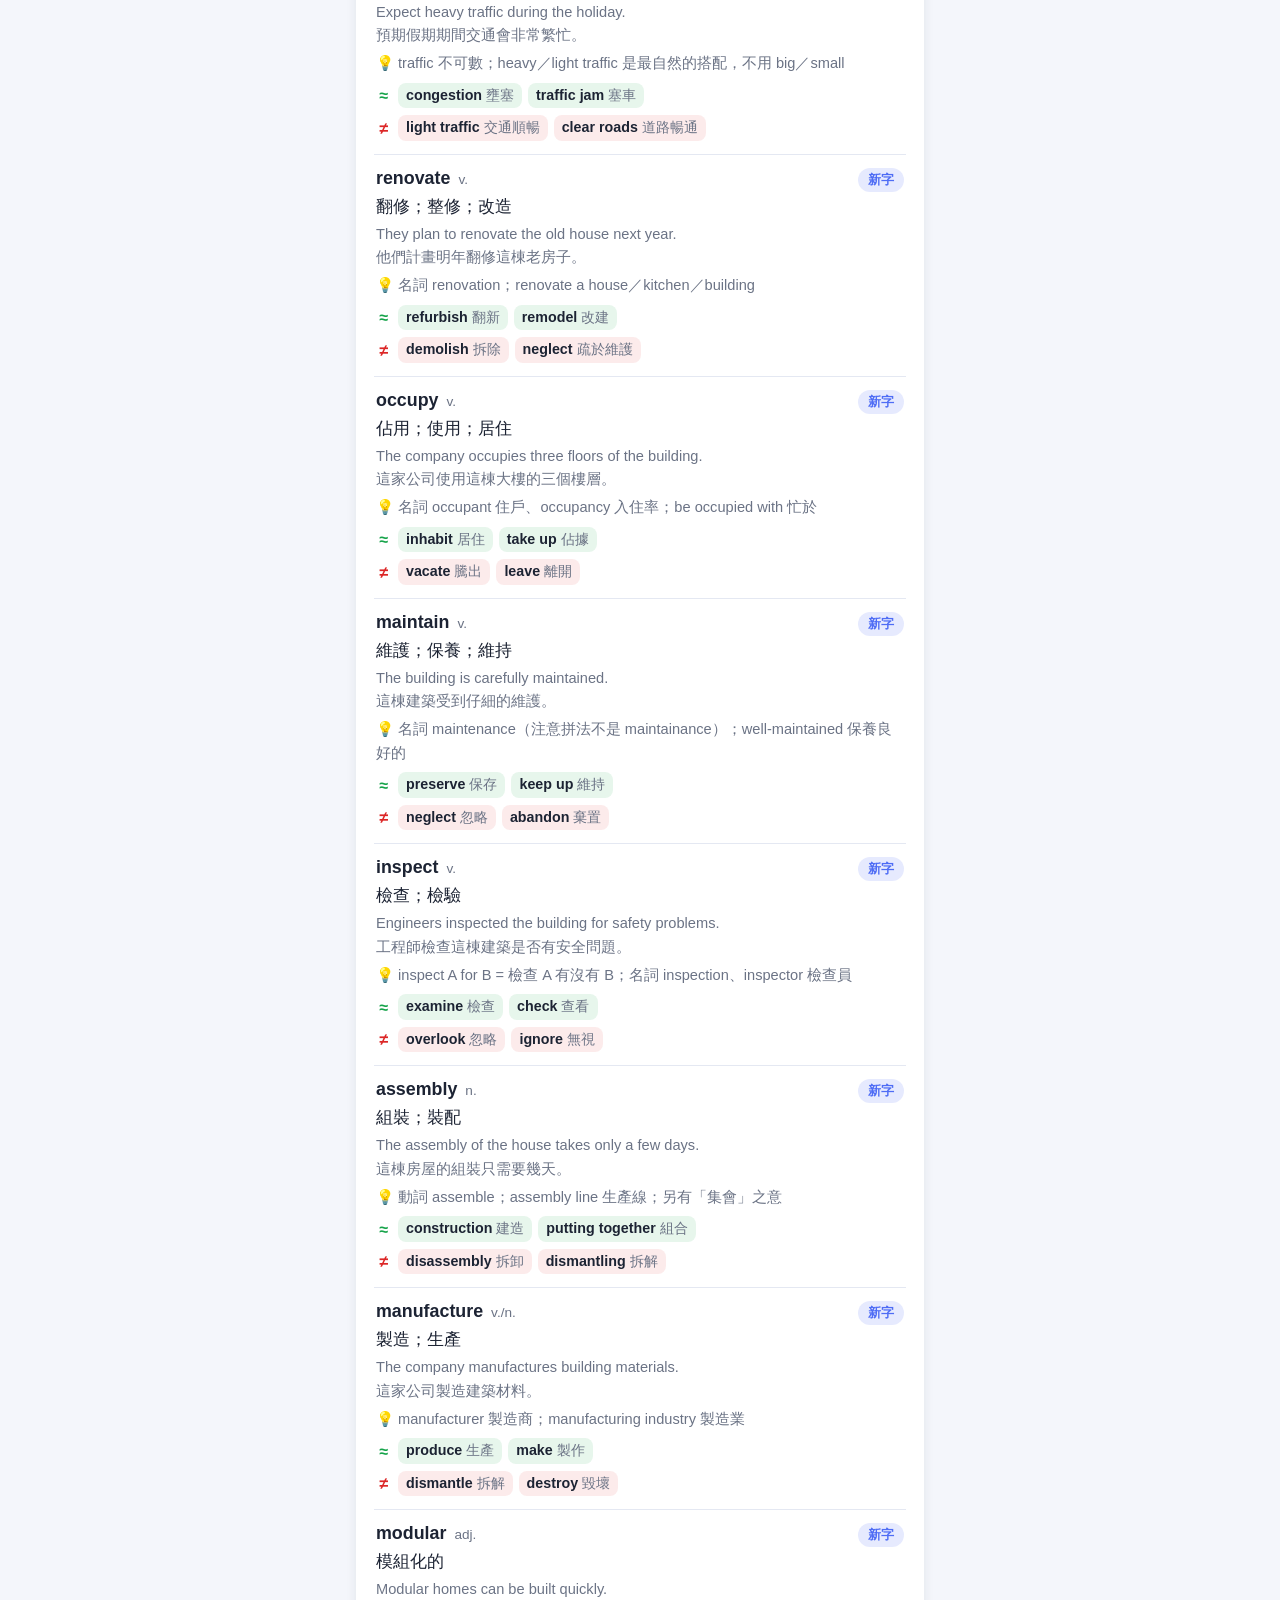
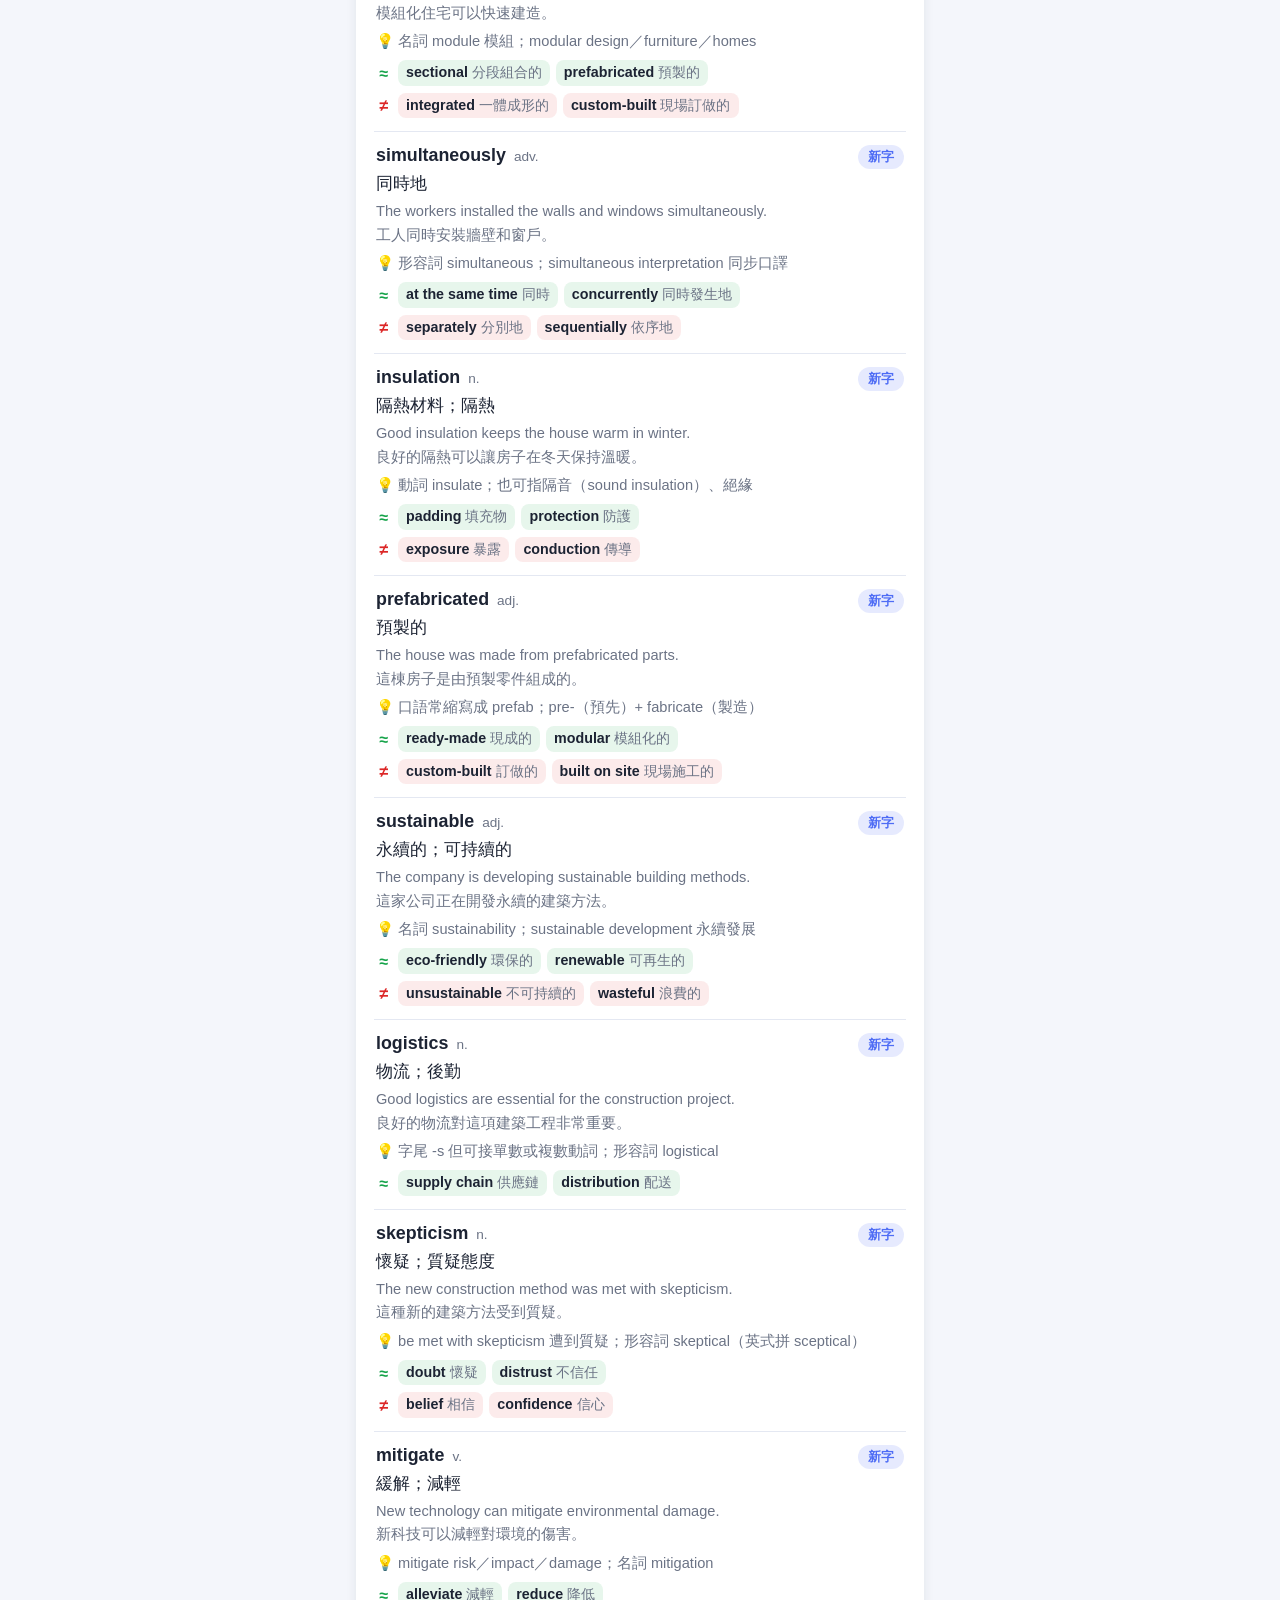
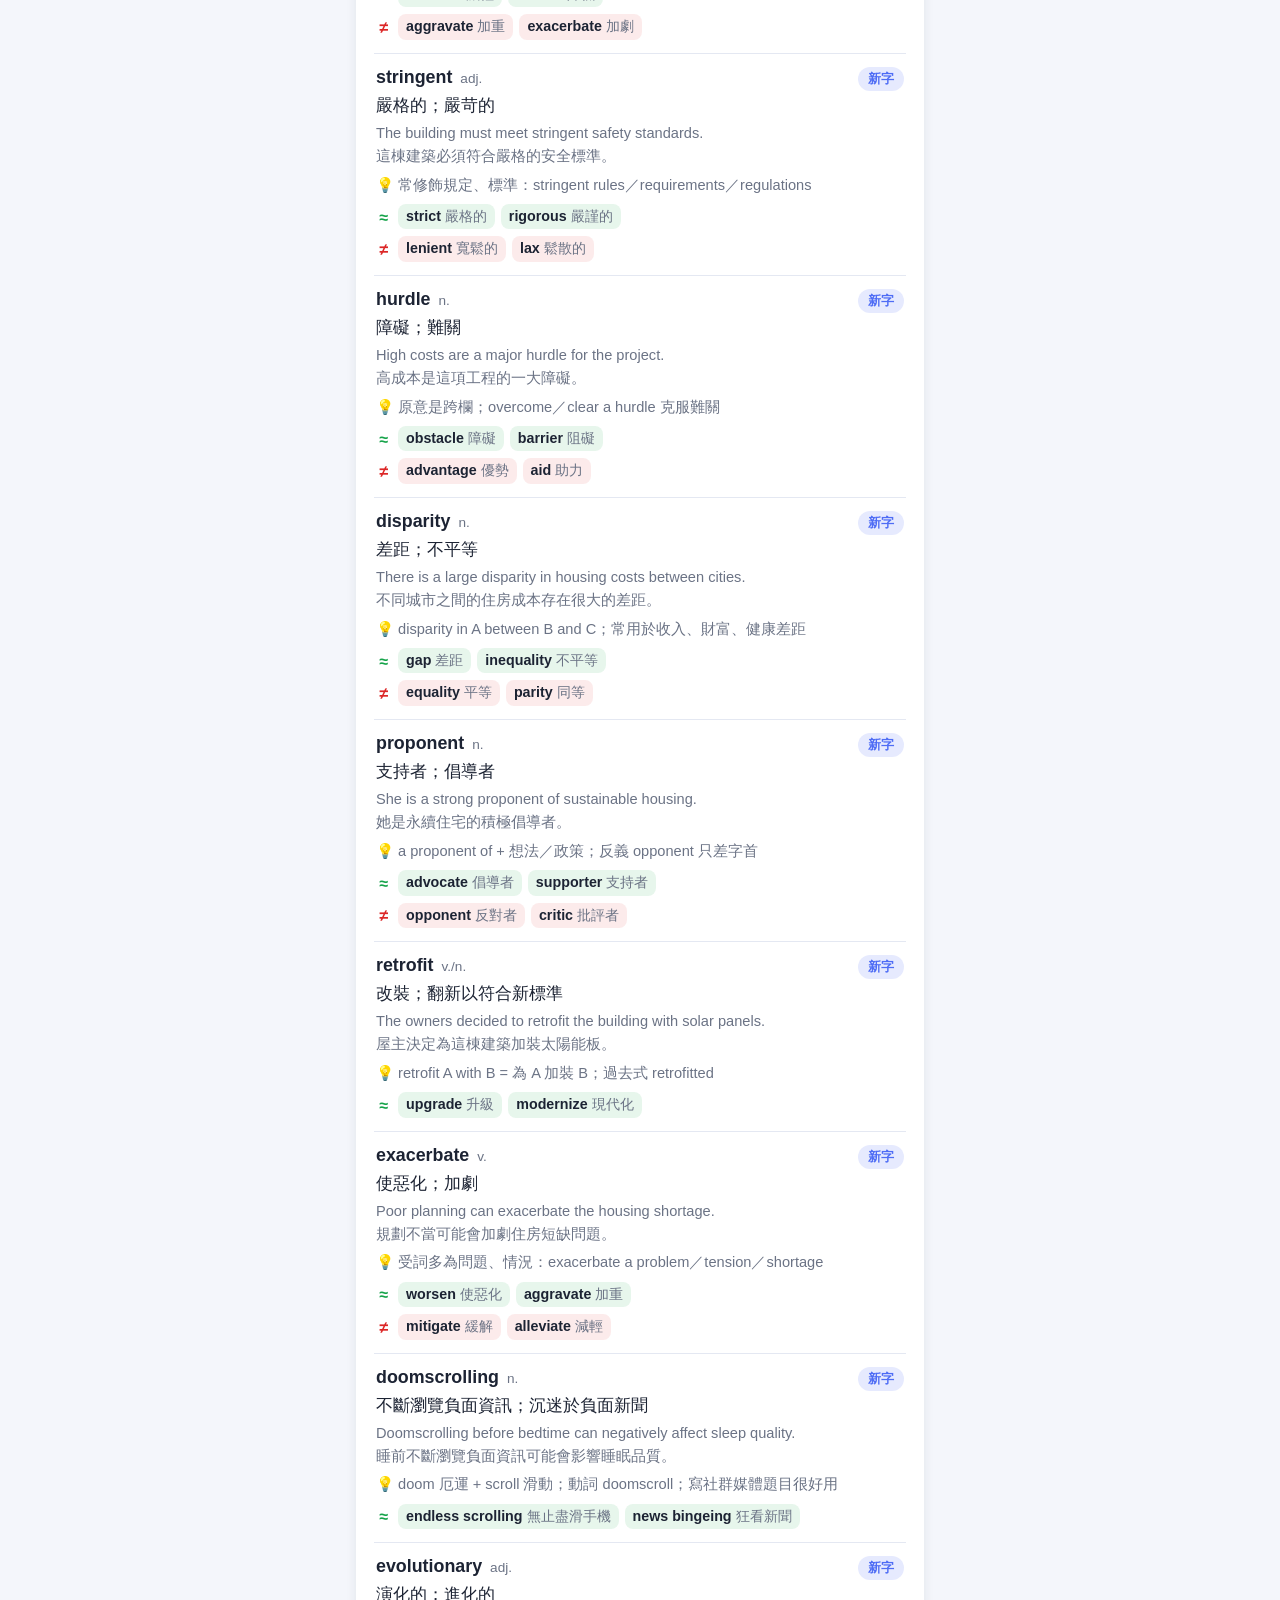
<file: list.html>
<!DOCTYPE html>
<html lang="zh-Hant">
<head>
<meta charset="utf-8">
<meta name="viewport" content="width=device-width,initial-scale=1,viewport-fit=cover">
<meta name="apple-mobile-web-app-capable" content="yes">
<title>單字表</title>
<link rel="manifest" href="manifest.webmanifest">
<link rel="apple-touch-icon" href="icons/icon-180.png">
<link rel="stylesheet" href="css/style.css?v=20261029.2315">
</head>
<body>
<main>
  <div class="top">
    <a class="back" href="index.html">‹</a>
    <div><h1>📋 單字表</h1><div class="sub" id="subtitle"></div></div>
    <span class="spacer"></span>
    <a class="act" href="add.html">＋</a>
  </div>

  <input class="inp" id="search" placeholder="🔍 搜尋單字或中文" style="margin-bottom:12px">
  <div class="chips" id="filters" style="margin-bottom:12px">
    <button class="chip on" data-f="all">全部</button>
    <button class="chip" data-f="due">今天要複習</button>
    <button class="chip" data-f="new">還沒看過</button>
    <button class="chip" data-f="weak">不熟</button>
  </div>

  <div class="card" id="listCard"><div id="list"></div></div>
</main>

<div id="editor" class="hidden" style="position:fixed;inset:0;background:rgba(0,0,0,.5);z-index:50;overflow:auto">
  <div style="max-width:600px;margin:40px auto;padding:16px">
    <div class="card">
      <b id="edTitle">編輯單字</b>
      <label class="f">英文</label><input class="inp" id="eEn" autocapitalize="off" autocorrect="off">
      <label class="f">詞性</label><input class="inp" id="ePos">
      <label class="f">中文</label><input class="inp" id="eZh">
      <label class="f">例句</label><textarea class="inp" id="eEx" style="min-height:70px"></textarea>
      <label class="f">例句翻譯</label><textarea class="inp" id="eExZh" style="min-height:70px"></textarea>
      <label class="f">筆記</label><input class="inp" id="eNote">
      <label class="f">相似字（word 中文；word 中文）</label><input class="inp" id="eSyn">
      <label class="f">相反字</label><input class="inp" id="eAnt">
      <div style="height:16px"></div>
      <div class="btnrow">
        <button class="btn ghost" id="eCancel">取消</button>
        <button class="btn primary" id="eSave">儲存</button>
      </div>
      <div style="height:10px"></div>
      <button class="btn danger" id="eDelete">刪除這個字</button>
    </div>
  </div>
</div>

<script src="data/seed.js?v=20261029.2315"></script>
<script src="data/audio.js?v=20261029.2315"></script>
<script src="data/version.js?v=20261029.2315"></script>
<script src="js/app.js?v=20261029.2315"></script>
<script src="js/sync.js?v=20261029.2315"></script>
<script>
(function(){
  syncSeed();
  autoSyncOnLeave();
  const deck = curDeck();
  let filter = "all", kw = "";
  let editing = null;

  const BOX_NAME = ["新字","今天再看","２天後","４天後","８天後","熟了"];

  function match(w){
    if (kw){
      const s = (w.en + " " + w.zh + " " + w.ex + " " + w.exZh).toLowerCase();
      if (!s.includes(kw)) return false;
    }
    if (filter === "due")  return isDue(w) || isNew(w);
    if (filter === "new")  return isNew(w);
    if (filter === "weak") return !isNew(w) && getProg(w.en).box <= 1;
    return true;
  }

  function render(){
    const ws = deckWords(deck).filter(match);
    $("#subtitle").textContent = `${deckLabel(deck)}・${ws.length} 個字`;
    if (!ws.length){
      $("#list").innerHTML = `<div class="muted center" style="padding:24px 0">沒有符合的單字</div>`;
      return;
    }
    $("#list").innerHTML = ws.map(w => {
      const p = getProg(w.en);
      const isN = isNew(w);
      const cls = isN ? "new" : (p.box >= 3 ? "done" : (isDue(w) ? "due" : ""));
      const label = isN ? "新字" : (isDue(w) ? "待複習" : BOX_NAME[p.box]);
      return `<div class="wl-item" data-id="${esc(w.id)}">
        <div class="wl-head">
          <span class="wl-en">${esc(w.en)}</span>
          <span class="wl-pos">${esc(w.pos)}</span>
          <span class="badge ${cls}" style="margin-left:auto">${esc(label)}</span>
        </div>
        <div style="margin-top:3px">${esc(w.zh)}</div>
        ${w.ex ? `<div class="wl-ex">${esc(w.ex)}${w.exZh ? "<br>" + esc(w.exZh) : ""}</div>` : ""}
        ${w.note ? `<div class="wl-ex">💡 ${esc(w.note)}</div>` : ""}
        ${relBlock(w)}
      </div>`;
    }).join("");
    $$("#list .wl-item").forEach(el => {
      let t = 0;
      el.onclick = e => {
        const w = allWords().find(x => x.id === el.dataset.id);
        if (!w) return;
        const now = Date.now();
        if (now - t < 400){ openEditor(w); t = 0; return; }   // 連點兩下＝編輯
        t = now;
        speak(w.en);
      };
    });
  }

  function openEditor(w){
    editing = w.id;
    $("#edTitle").textContent = "編輯：" + w.en;
    $("#eEn").value = w.en; $("#ePos").value = w.pos; $("#eZh").value = w.zh;
    $("#eEx").value = w.ex; $("#eExZh").value = w.exZh; $("#eNote").value = w.note;
    $("#eSyn").value = w.syn || ""; $("#eAnt").value = w.ant || "";
    $("#editor").classList.remove("hidden");
  }
  $("#eCancel").onclick = () => $("#editor").classList.add("hidden");
  $("#eSave").onclick = () => {
    updateWord(editing, {en:$("#eEn").value.trim(), pos:$("#ePos").value.trim(),
      zh:$("#eZh").value.trim(), ex:$("#eEx").value.trim(),
      exZh:$("#eExZh").value.trim(), note:$("#eNote").value.trim(),
      syn:$("#eSyn").value.trim(), ant:$("#eAnt").value.trim()});
    $("#editor").classList.add("hidden");
    toast("已儲存"); render();
  };
  $("#eDelete").onclick = () => {
    if (!confirm("確定要刪掉這個字嗎？")) return;
    deleteWord(editing);
    $("#editor").classList.add("hidden");
    toast("已刪除"); render();
  };

  $("#search").addEventListener("input", e => { kw = e.target.value.trim().toLowerCase(); render(); });
  $$("#filters .chip").forEach(b => b.onclick = () => {
    $$("#filters .chip").forEach(x => x.classList.remove("on"));
    b.classList.add("on");
    filter = b.dataset.f;
    render();
  });
  render();
})();
</script>
</body>
</html>
</file>
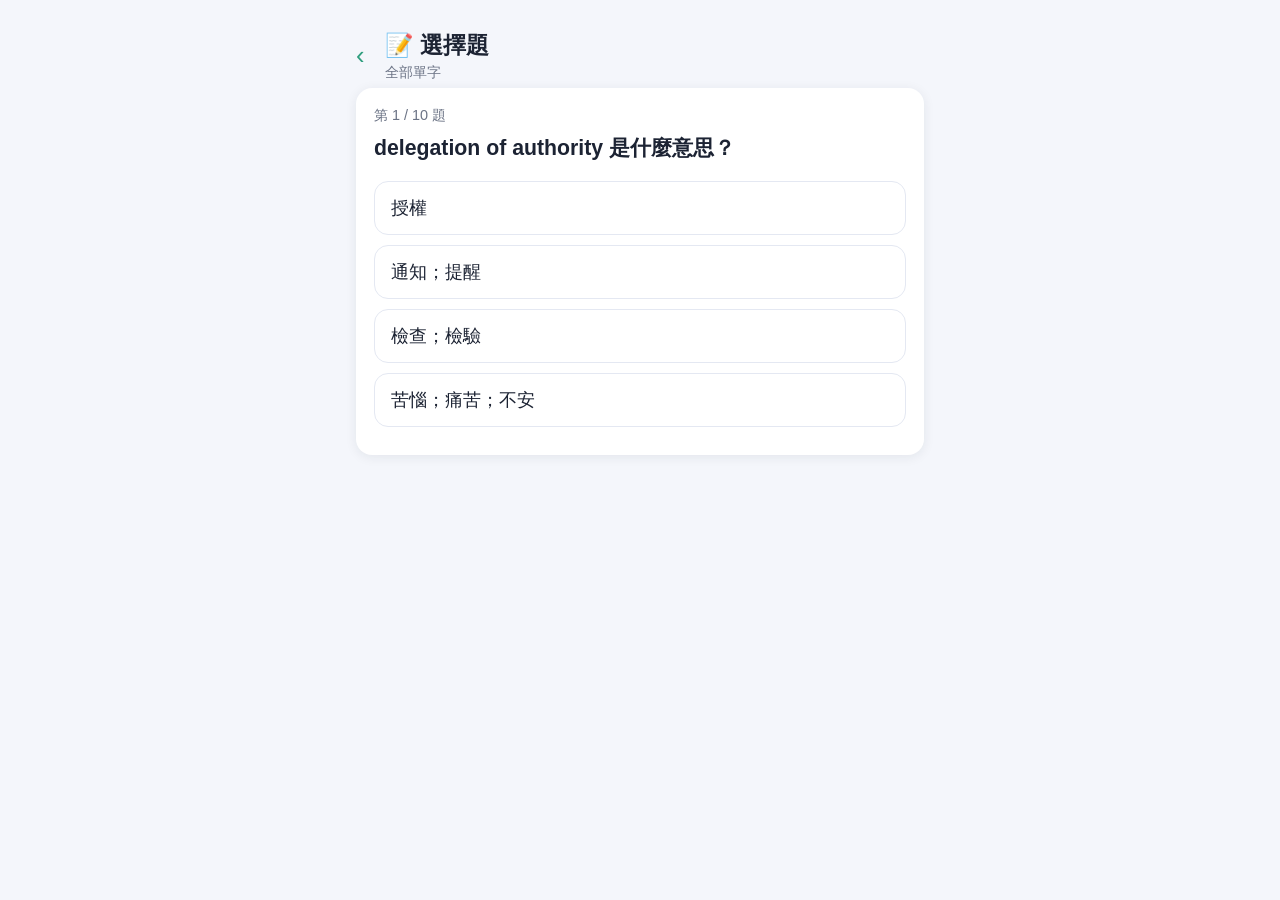
<file: mcq.html>
<!DOCTYPE html>
<html lang="zh-Hant">
<head>
<meta charset="utf-8">
<meta name="viewport" content="width=device-width,initial-scale=1,viewport-fit=cover">
<meta name="apple-mobile-web-app-capable" content="yes">
<title>選擇題</title>
<link rel="manifest" href="manifest.webmanifest">
<link rel="apple-touch-icon" href="icons/icon-180.png">
<link rel="stylesheet" href="css/style.css?v=20261029.2315">
</head>
<body>
<main>
  <div class="top">
    <a class="back" id="backLink" href="index.html">‹</a>
    <div><h1 id="title">📝 選擇題</h1><div class="sub" id="subtitle"></div></div>
  </div>

  <div id="stage">
    <div class="card">
      <div class="q-num" id="counter"></div>
      <div class="q-text" id="qText"></div>
      <div id="opts"></div>
      <div id="feedback" class="explain hidden"></div>
      <button class="btn primary hidden" id="btnNext">下一題</button>
    </div>
  </div>

  <div id="done" class="hidden">
    <div class="card center">
      <div style="font-size:3rem">📝</div>
      <div class="score-big" id="doneStat"></div>
      <div class="score-sub" id="doneSub"></div>
      <button class="btn primary" onclick="location.reload()">再考一次</button>
      <div style="height:10px"></div>
      <a class="btn ghost" id="toSpell">換拼字題</a>
      <div style="height:10px"></div>
      <a class="btn ghost" href="index.html">回首頁</a>
    </div>
  </div>
</main>
<script src="data/seed.js?v=20261029.2315"></script>
<script src="data/audio.js?v=20261029.2315"></script>
<script src="data/version.js?v=20261029.2315"></script>
<script src="js/app.js?v=20261029.2315"></script>
<script src="js/sync.js?v=20261029.2315"></script>
<script>
(function(){
  syncSeed();
  autoSyncOnLeave();
  const deck = curDeck();
  const suffix = deckParam(deck);
  $("#subtitle").textContent = deckLabel(deck);
  $("#toSpell").href = "spell.html" + suffix;

  const wrongMode = qs("mode") === "wrong";
  const pool = wrongMode ? wrongWords(deck) : deckWords(deck);
  const wide = allWords();          // 錯題只有幾個字時，干擾選項從全部單字裡找
  if (!pool.length || wide.length < 2){
    $("#stage").classList.add("hidden");
    $("#done").classList.remove("hidden");
    $("#doneStat").textContent = wrongMode ? "沒有錯題" : "單字不夠";
    $("#doneSub").textContent = wrongMode
      ? "答錯的字會自動收集到這裡" : "至少要 2 個單字才能出選擇題";
    return;
  }
  if (wrongMode){
    $("#title").textContent = "📕 錯題・選擇題";
    $("#backLink").href = "wrong.html";
    $("#toSpell").href = "spell.html?mode=wrong";
    $("#toSpell").textContent = "換錯題拼字";
  }

  const N = Math.min(10, pool.length);
  let picked;
  if (wrongMode){
    picked = pool.slice(0, N);                    // 錯最多、最不熟的先考
  } else {
    // 優先考今天到期的字，湊不滿再從全部裡抽
    picked = dueWords(deck).slice(0, N);
    if (picked.length < N){
      const have = new Set(picked.map(w => w.id));
      picked = picked.concat(sampleN(pool.filter(w => !have.has(w.id)), N - picked.length));
    }
  }
  const quiz = shuffle(picked).map(makeQ);
  let cur = 0, right = 0, answered = false;

  // 防彈跳：答案揭曉後 0.5 秒內按不動「下一題」，免得手快跳過沒看到答案
  const SETTLE = 500;
  let answeredAt = 0;

  function distractors(w, field){
    const same = pool.filter(x => x.id !== w.id && (x[field] || "").trim());
    const more = wide.filter(x => x.id !== w.id && (x[field] || "").trim());
    const src = same.length >= 3 ? same : more;
    return sampleN(src, 3).map(x => x[field]);
  }
  function makeQ(w){
    // 有可用例句的字，1/3 機率出填空題
    const canCloze = w.ex && hasBlank(w.ex, w.en);
    const r = Math.random();
    let type = r < 0.42 ? "zh2en" : (r < 0.84 ? "en2zh" : "cloze");
    if (type === "cloze" && !canCloze) type = "zh2en";
    if (type === "en2zh" && !w.zh) type = "zh2en";
    if (type === "zh2en" && !w.zh) type = canCloze ? "cloze" : "en2zh";

    if (type === "en2zh"){
      const opts = shuffle([w.zh].concat(distractors(w, "zh")));
      return {w, type, q:`<b>${esc(w.en)}</b> 是什麼意思？`, opts, ans:w.zh};
    }
    if (type === "cloze"){
      const opts = shuffle([w.en].concat(distractors(w, "en")));
      return {w, type, q:esc(blankOut(w.ex, w.en)), opts, ans:w.en, sub:w.exZh};
    }
    const opts = shuffle([w.en].concat(distractors(w, "en")));
    return {w, type, q:`「${esc(w.zh)}」的英文是？`, opts, ans:w.en};
  }

  function render(){
    const q = quiz[cur];
    answered = false;
    $("#counter").textContent = `第 ${cur+1} / ${quiz.length} 題`;
    $("#qText").innerHTML = q.q.replace(/＿＿＿/g, '<span class="blank">＿＿＿</span>');
    $("#opts").innerHTML = q.opts.map((o,i) =>
      `<button class="opt" data-i="${i}">${esc(o)}</button>`).join("");
    $$("#opts .opt").forEach(b => b.onclick = () => choose(b, q));
    $("#feedback").classList.add("hidden");
    $("#btnNext").classList.add("hidden");
    $("#btnNext").disabled = false;
    $("#btnNext").textContent = "下一題";
    if (q.type === "en2zh") speak(q.w.en);
  }
  function choose(btn, q){
    if (answered) return;
    answered = true;
    const ok = btn.textContent === q.ans;
    $$("#opts .opt").forEach(b => {
      b.disabled = true;
      if (b.textContent === q.ans) b.classList.add("correct");
      else if (b === btn) b.classList.add("wrong");
    });
    grade(q.w.en, ok ? 2 : 0);
    if (ok) right++;
    const w = q.w;
    const fb = $("#feedback");
    fb.className = "explain " + (ok ? "good" : "bad");
    fb.innerHTML = (ok ? "✅ 答對了" : `❌ 正確答案：<b>${esc(q.ans)}</b>`) +
      `<br><b>${esc(w.en)}</b> ${esc(w.pos)} ${esc(w.zh)}` +
      (w.ex ? `<br>${esc(w.ex)}` : "") +
      (w.exZh ? `<br><span class="muted">${esc(w.exZh)}</span>` : "") +
      (w.note ? `<br><span class="muted">💡 ${esc(w.note)}</span>` : "") +
      relBlock(w);
    speak(w.en);
    answeredAt = Date.now();
    const label = cur === quiz.length - 1 ? "看結果" : "下一題";
    $("#btnNext").textContent = label;
    $("#btnNext").disabled = true;
    $("#btnNext").classList.remove("hidden");
    setTimeout(() => {
      if (!answered) return;
      $("#btnNext").disabled = false;
      $("#btnNext").textContent = label + "（Enter）";
    }, SETTLE);
  }
  function goNext(){
    if (!answered || Date.now() - answeredAt < SETTLE) return;
    cur++;
    if (cur >= quiz.length){
      addQuizResult("mcq", right, quiz.length, deck);
      $("#stage").classList.add("hidden");
      $("#done").classList.remove("hidden");
      $("#doneStat").textContent = `${right} / ${quiz.length}`;
      $("#doneSub").textContent = right === quiz.length ? "全對！" : "答錯的字已經排進複習了";
      return;
    }
    render();
  }
  $("#btnNext").onclick = goNext;
  // 鍵盤：1～4 選答案，Enter 換下一題
  document.addEventListener("keydown", e => {
    if (e.isComposing) return;
    if (e.key === "Enter"){ e.preventDefault(); goNext(); return; }
    const n = parseInt(e.key, 10);
    if (n >= 1 && n <= 4 && !answered){
      const b = $$("#opts .opt")[n-1];
      if (b) b.click();
    }
  });
  render();
})();
</script>
</body>
</html>
</file>
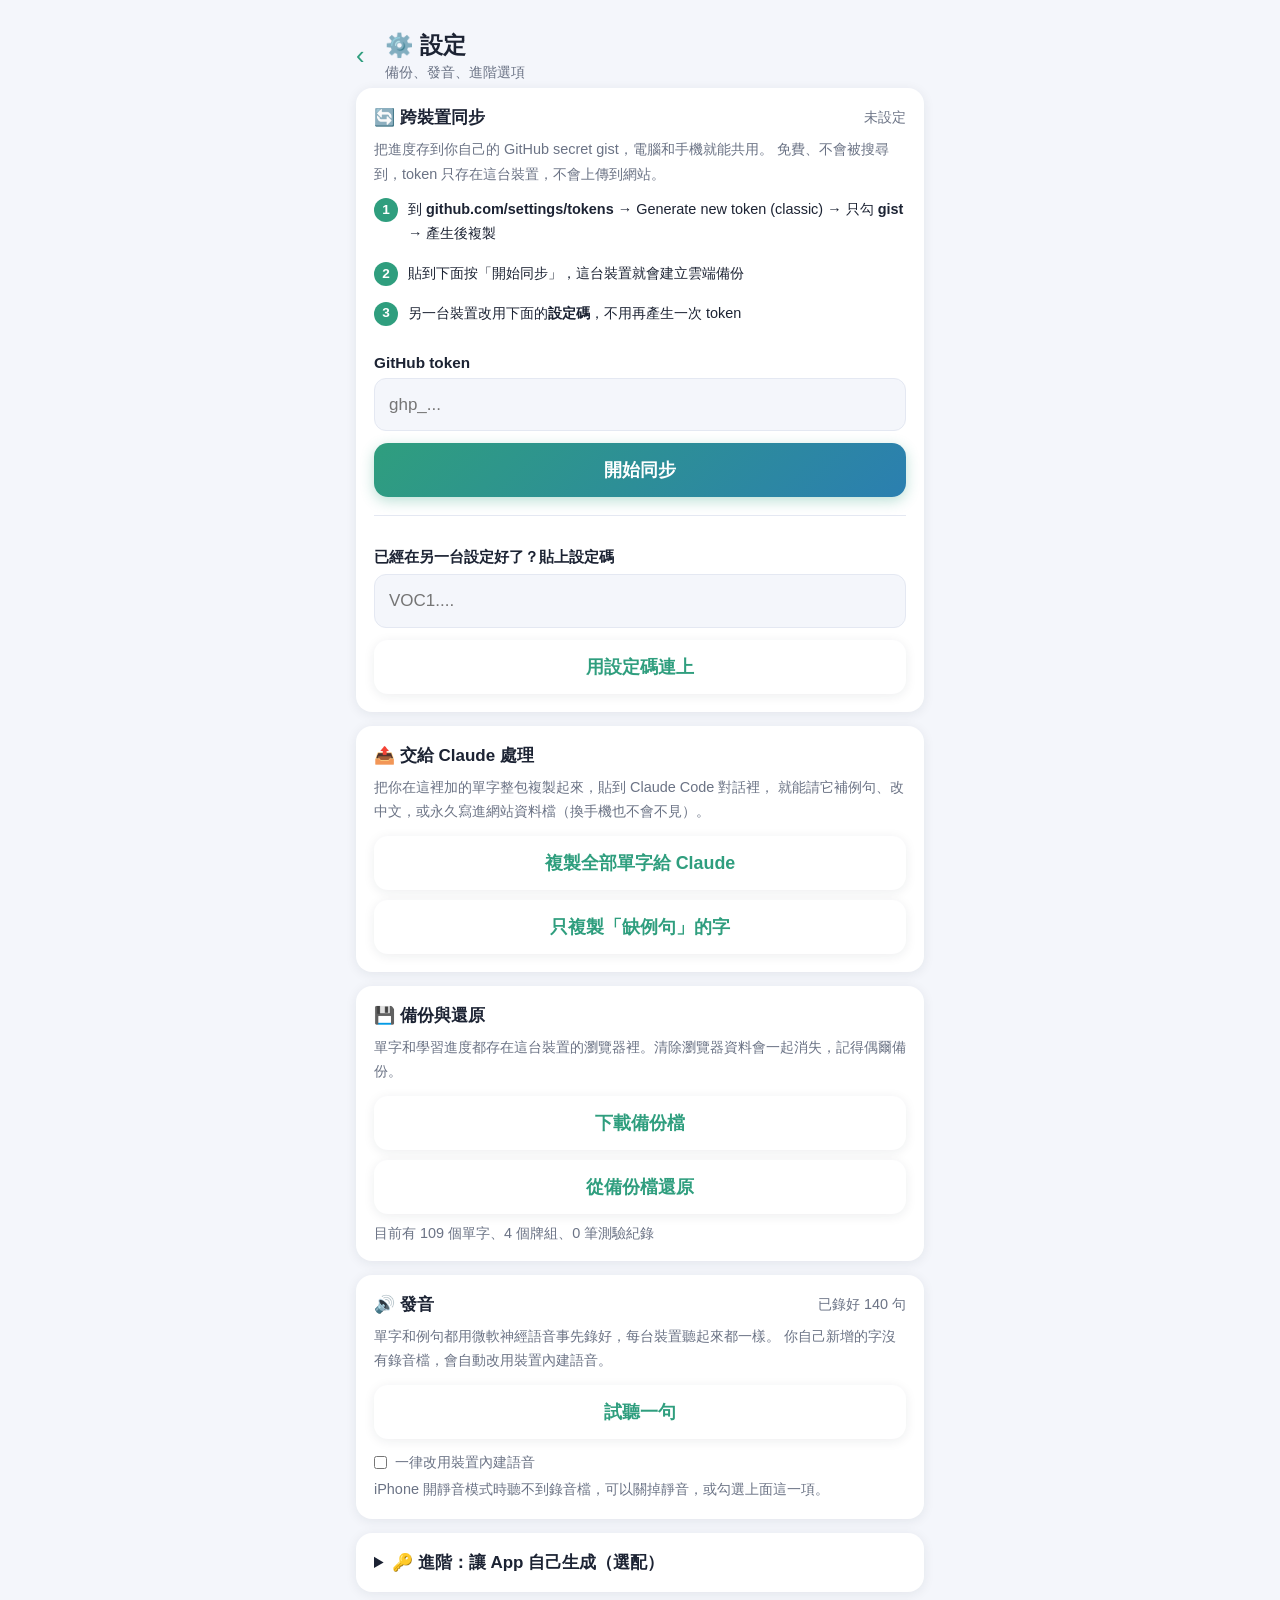
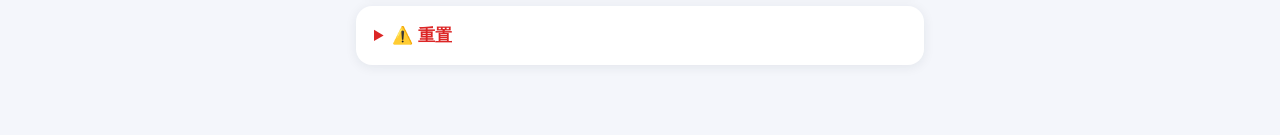
<file: settings.html>
<!DOCTYPE html>
<html lang="zh-Hant">
<head>
<meta charset="utf-8">
<meta name="viewport" content="width=device-width,initial-scale=1,viewport-fit=cover">
<meta name="apple-mobile-web-app-capable" content="yes">
<title>設定</title>
<link rel="manifest" href="manifest.webmanifest">
<link rel="apple-touch-icon" href="icons/icon-180.png">
<link rel="stylesheet" href="css/style.css?v=20261029.2315">
</head>
<body>
<main>
  <div class="top">
    <a class="back" href="index.html">‹</a>
    <div><h1>⚙️ 設定</h1><div class="sub">備份、發音、進階選項</div></div>
  </div>

  <div class="card" id="syncCard">
    <div style="display:flex;justify-content:space-between;align-items:center;gap:10px">
      <b>🔄 跨裝置同步</b><span class="muted small" id="syncStat">未設定</span>
    </div>

    <div id="syncOff">
      <p class="muted small" style="margin:8px 0 12px;line-height:1.7">
        把進度存到你自己的 GitHub secret gist，電腦和手機就能共用。
        免費、不會被搜尋到，token 只存在這台裝置，不會上傳到網站。
      </p>
      <ol class="steps small" style="margin:12px 0">
        <li>到 <b>github.com/settings/tokens</b> →
            Generate new token (classic) → 只勾 <b>gist</b> → 產生後複製</li>
        <li>貼到下面按「開始同步」，這台裝置就會建立雲端備份</li>
        <li>另一台裝置改用下面的<b>設定碼</b>，不用再產生一次 token</li>
      </ol>
      <label class="f" style="margin-top:0">GitHub token</label>
      <input class="inp" id="ghToken" type="password" placeholder="ghp_..." autocomplete="off">
      <div style="height:12px"></div>
      <button class="btn primary" id="btnSyncStart">開始同步</button>
      <div style="height:18px;border-top:1px solid var(--line);margin-top:18px"></div>
      <label class="f">已經在另一台設定好了？貼上設定碼</label>
      <input class="inp" id="codeIn" placeholder="VOC1...." autocomplete="off">
      <div style="height:12px"></div>
      <button class="btn ghost" id="btnUseCode">用設定碼連上</button>
    </div>

    <div id="syncOn" class="hidden">
      <p class="muted small" style="margin:8px 0 12px;line-height:1.7">
        每次打開 App 會自動拉下最新進度，離開時自動上傳。
        兩台裝置分開背的進度會合併，不會互相蓋掉。
      </p>
      <button class="btn primary" id="btnSyncNow">立即同步</button>
      <div style="height:14px"></div>
      <div class="muted small" style="margin-bottom:6px">在另一台裝置貼上這串就能連上同一份進度：</div>
      <input class="inp" id="codeOut" readonly onclick="this.select()" style="font-size:.8rem">
      <div style="height:10px"></div>
      <button class="btn ghost" id="btnCopyCode">📋 複製設定碼</button>
      <div style="height:10px"></div>
      <button class="btn danger" id="btnSyncOff">停止同步（清除這台的 token）</button>
      <div class="muted small" id="syncMsg" style="margin-top:10px;line-height:1.6"></div>
    </div>
  </div>

  <div class="card">
    <b>📤 交給 Claude 處理</b>
    <p class="muted small" style="margin:8px 0 12px;line-height:1.7">
      把你在這裡加的單字整包複製起來，貼到 Claude Code 對話裡，
      就能請它補例句、改中文，或永久寫進網站資料檔（換手機也不會不見）。
    </p>
    <button class="btn ghost" id="btnCopyWords">複製全部單字給 Claude</button>
    <div style="height:10px"></div>
    <button class="btn ghost" id="btnCopyMissing">只複製「缺例句」的字</button>
  </div>

  <div class="card">
    <b>💾 備份與還原</b>
    <p class="muted small" style="margin:8px 0 12px;line-height:1.7">
      單字和學習進度都存在這台裝置的瀏覽器裡。清除瀏覽器資料會一起消失，記得偶爾備份。
    </p>
    <button class="btn ghost" id="btnExport">下載備份檔</button>
    <div style="height:10px"></div>
    <button class="btn ghost" id="btnImport">從備份檔還原</button>
    <input type="file" id="file" accept=".json,application/json" class="hidden">
    <div class="muted small" id="stat" style="margin-top:10px"></div>
  </div>

  <div class="card">
    <div style="display:flex;justify-content:space-between;align-items:center;gap:10px">
      <b>🔊 發音</b><span class="muted small" id="audioStat">–</span>
    </div>
    <p class="muted small" style="margin:8px 0 12px;line-height:1.7">
      單字和例句都用微軟神經語音事先錄好，每台裝置聽起來都一樣。
      你自己新增的字沒有錄音檔，會自動改用裝置內建語音。
    </p>
    <button class="btn ghost" id="btnTest">試聽一句</button>
    <label class="muted small" style="display:flex;gap:8px;align-items:center;margin-top:14px">
      <input type="checkbox" id="builtinVoice"> 一律改用裝置內建語音
    </label>
    <div class="muted small" style="margin-top:6px;line-height:1.6">
      iPhone 開靜音模式時聽不到錄音檔，可以關掉靜音，或勾選上面這一項。
    </div>
  </div>

  <div class="card">
    <details>
      <summary style="font-weight:700;cursor:pointer">🔑 進階：讓 App 自己生成（選配）</summary>
      <p class="muted small" style="margin:10px 0;line-height:1.7">
        平常不用填。填了 Anthropic API key 之後，「新增單字」頁會多一顆「直接自動生成」，
        不用再複製貼上給 Claude。key 只存在這台裝置的瀏覽器，不會傳到別的地方。
        <br>申請網址：<code>console.anthropic.com</code>
      </p>
      <label class="f">API key</label>
      <input class="inp" id="apiKey" type="password" placeholder="sk-ant-..." autocomplete="off">
      <label class="f">模型</label>
      <select class="inp" id="model"></select>
      <div style="height:14px"></div>
      <button class="btn ghost" id="btnSaveKey">儲存</button>
      <div style="height:10px"></div>
      <button class="btn danger" id="btnClearKey">清除 key</button>
    </details>
  </div>

  <div class="card">
    <details>
      <summary style="font-weight:700;cursor:pointer;color:var(--bad)">⚠️ 重置</summary>
      <div style="height:12px"></div>
      <button class="btn danger" id="btnResetProg">只清除學習進度（保留單字）</button>
      <div style="height:10px"></div>
      <button class="btn danger" id="btnResetAll">清除全部資料</button>
    </details>
  </div>
</main>
<script src="data/seed.js?v=20261029.2315"></script>
<script src="data/audio.js?v=20261029.2315"></script>
<script src="data/version.js?v=20261029.2315"></script>
<script src="js/app.js?v=20261029.2315"></script>
<script src="js/sync.js?v=20261029.2315"></script>
<script src="js/ai.js?v=20261029.2315"></script>
<script>
(function(){
  syncSeed();
  const db = loadDB();
  $("#stat").textContent = `目前有 ${db.words.length} 個單字、${db.decks.length} 個牌組、${db.quiz.length} 筆測驗紀錄`;


  // ---- 跨裝置同步 ----
  function paintSync(){
    const on = syncReady();
    $("#syncOff").classList.toggle("hidden", on);
    $("#syncOn").classList.toggle("hidden", !on);
    const at = loadDB().settings.syncAt;
    $("#syncStat").textContent = on
      ? (at ? "上次同步 " + stampOf({ts: at}) : "已設定")
      : "未設定";
    if (on) $("#codeOut").value = syncCode();
  }
  paintSync();

  $("#btnSyncStart").onclick = async () => {
    const tok = $("#ghToken").value.trim();
    if (!tok){ toast("先貼上 token"); return; }
    setSetting("ghToken", tok);
    $("#btnSyncStart").disabled = true;
    $("#btnSyncStart").textContent = "建立雲端備份中…";
    try {
      await syncCreateGist();
      toast("同步已開啟，設定碼可以帶去另一台裝置", 2600);
      paintSync();
    } catch(e){
      setSetting("ghToken", "");
      toast("失敗：" + e.message, 3200);
    }
    $("#btnSyncStart").disabled = false;
    $("#btnSyncStart").textContent = "開始同步";
  };

  $("#btnUseCode").onclick = async () => {
    try { applySyncCode($("#codeIn").value); }
    catch(e){ toast("設定碼看起來不對"); return; }
    $("#btnUseCode").disabled = true;
    $("#btnUseCode").textContent = "連線中…";
    const r = await syncNow();
    $("#btnUseCode").disabled = false;
    $("#btnUseCode").textContent = "用設定碼連上";
    if (!r.ok){
      setSetting("ghToken", ""); setSetting("gistId", "");
      toast("連不上：" + r.msg, 3200);
      return;
    }
    toast("連上了，進度已合併", 2400);
    setTimeout(() => location.reload(), 1200);
  };

  $("#btnSyncNow").onclick = async () => {
    $("#btnSyncNow").disabled = true;
    $("#btnSyncNow").textContent = "同步中…";
    const r = await syncNow();
    $("#btnSyncNow").disabled = false;
    $("#btnSyncNow").textContent = "立即同步";
    if (!r.ok){ $("#syncMsg").textContent = "❌ " + r.msg; return; }
    const n = r.merged;
    $("#syncMsg").textContent = r.changed
      ? `✅ 已同步：進度 ${n.prog} 筆、單字 ${n.words} 筆、測驗紀錄 ${n.quiz} 筆`
      : "✅ 已是最新";
    paintSync();
    if (r.changed) setTimeout(() => location.reload(), 1500);
  };

  $("#btnCopyCode").onclick = async () => {
    const ok = await copyText(syncCode());
    toast(ok ? "設定碼已複製，傳到另一台裝置貼上" : "複製失敗，長按上面欄位手動複製", 2600);
  };

  $("#btnSyncOff").onclick = () => {
    if (!confirm("停止同步？這台的進度會留著，只是不再上傳雲端。")) return;
    setSetting("ghToken", "");
    setSetting("gistId", "");
    setSetting("syncAt", 0);
    paintSync();
    toast("已停止同步");
  };

  // ---- 交給 Claude ----
  function wordsAsText(list){
    const byDeck = {};
    list.forEach(w => { (byDeck[w.deck] = byDeck[w.deck] || []).push(w); });
    let out = "這是我單字 App 裡的單字（deck / en / pos / zh / ex / exZh / note）：\n\n";
    Object.keys(byDeck).forEach(id => {
      const d = findDeck(id);
      out += `【${d ? d.icon + " " + d.name : id}】(deck id: ${id})\n`;
      byDeck[id].forEach(w => {
        out += `- ${w.en} | ${w.pos} | ${w.zh} | ${w.ex} | ${w.exZh} | ${w.note}\n`;
      });
      out += "\n";
    });
    return out;
  }
  $("#btnCopyWords").onclick = async () => {
    const ws = allWords();
    if (!ws.length){ toast("還沒有單字"); return; }
    const ok = await copyText(wordsAsText(ws) +
      "請幫我寫進 vocab-app/data/seed.js（記得把 SEED_VERSION 加 1）。");
    toast(ok ? `已複製 ${ws.length} 個字` : "複製失敗");
  };
  $("#btnCopyMissing").onclick = async () => {
    const ws = allWords().filter(w => !w.ex || !w.exZh || !w.zh);
    if (!ws.length){ toast("每個字都有例句了 👍"); return; }
    const ok = await copyText(wordsAsText(ws) +
      "上面這些字缺中文或例句，請幫我補齊，並寫進 vocab-app/data/seed.js（SEED_VERSION 加 1）。");
    toast(ok ? `已複製 ${ws.length} 個缺內容的字` : "複製失敗");
  };

  // ---- 備份 ----
  $("#btnExport").onclick = () => {
    const blob = new Blob([exportBackup()], {type:"application/json"});
    const a = document.createElement("a");
    a.href = URL.createObjectURL(blob);
    a.download = `我的單字本備份-${today()}.json`;
    document.body.appendChild(a); a.click(); a.remove();
    setTimeout(() => URL.revokeObjectURL(a.href), 1000);
  };
  $("#btnImport").onclick = () => $("#file").click();
  $("#file").onchange = e => {
    const f = e.target.files[0];
    if (!f) return;
    const r = new FileReader();
    r.onload = () => {
      try { importBackup(r.result); toast("還原完成"); setTimeout(() => location.reload(), 900); }
      catch(err){ toast("備份檔看起來不對：" + err.message); }
    };
    r.readAsText(f);
  };

  // ---- 發音 ----
  const nKeys = ((window.AUDIO_KEYS || "").length / 8) | 0;
  const chk = $("#builtinVoice");
  function refreshAudioStat(){
    $("#audioStat").textContent = chk.checked
      ? "裝置內建語音"
      : (nKeys ? `已錄好 ${nKeys} 句` : "裝置內建語音");
  }
  chk.checked = useBuiltinVoice();
  refreshAudioStat();
  chk.onchange = () => {
    setBuiltinVoice(chk.checked);
    refreshAudioStat();
    demo();                            // 馬上唸一句，聽得出差別
  };
  // 挑一句真的有錄音檔的例句，才比得出兩種語音
  function demo(){
    const w = allWords().find(x => x.ex && hasAudio(audioKey(x.ex)));
    speak(w ? w.ex : "Sustainable development requires considerable effort.");
  }
  $("#btnTest").onclick = demo;

  // ---- API key（選配）----
  $("#model").innerHTML = AI_MODELS.map(m =>
    `<option value="${m.id}">${esc(m.name)}</option>`).join("");
  $("#apiKey").value = getApiKey();
  $("#model").value = getModel();
  $("#btnSaveKey").onclick = () => {
    setSetting("apiKey", $("#apiKey").value.trim());
    setSetting("model", $("#model").value);
    toast("已儲存");
  };
  $("#btnClearKey").onclick = () => {
    setSetting("apiKey", "");
    $("#apiKey").value = "";
    toast("已清除");
  };

  // ---- 重置 ----
  $("#btnResetProg").onclick = () => {
    if (!confirm("清除所有熟練度與測驗紀錄？單字會留著。")) return;
    const d = loadDB(); d.prog = {}; d.quiz = []; saveDB(d);
    toast("已清除進度"); setTimeout(() => location.reload(), 800);
  };
  $("#btnResetAll").onclick = () => {
    if (!confirm("這會刪掉所有單字和進度，確定嗎？")) return;
    if (!confirm("真的確定？建議先下載備份檔。")) return;
    localStorage.removeItem(STORE_KEY);
    toast("已清空"); setTimeout(() => location.href = "index.html", 800);
  };
})();
</script>
</body>
</html>
</file>
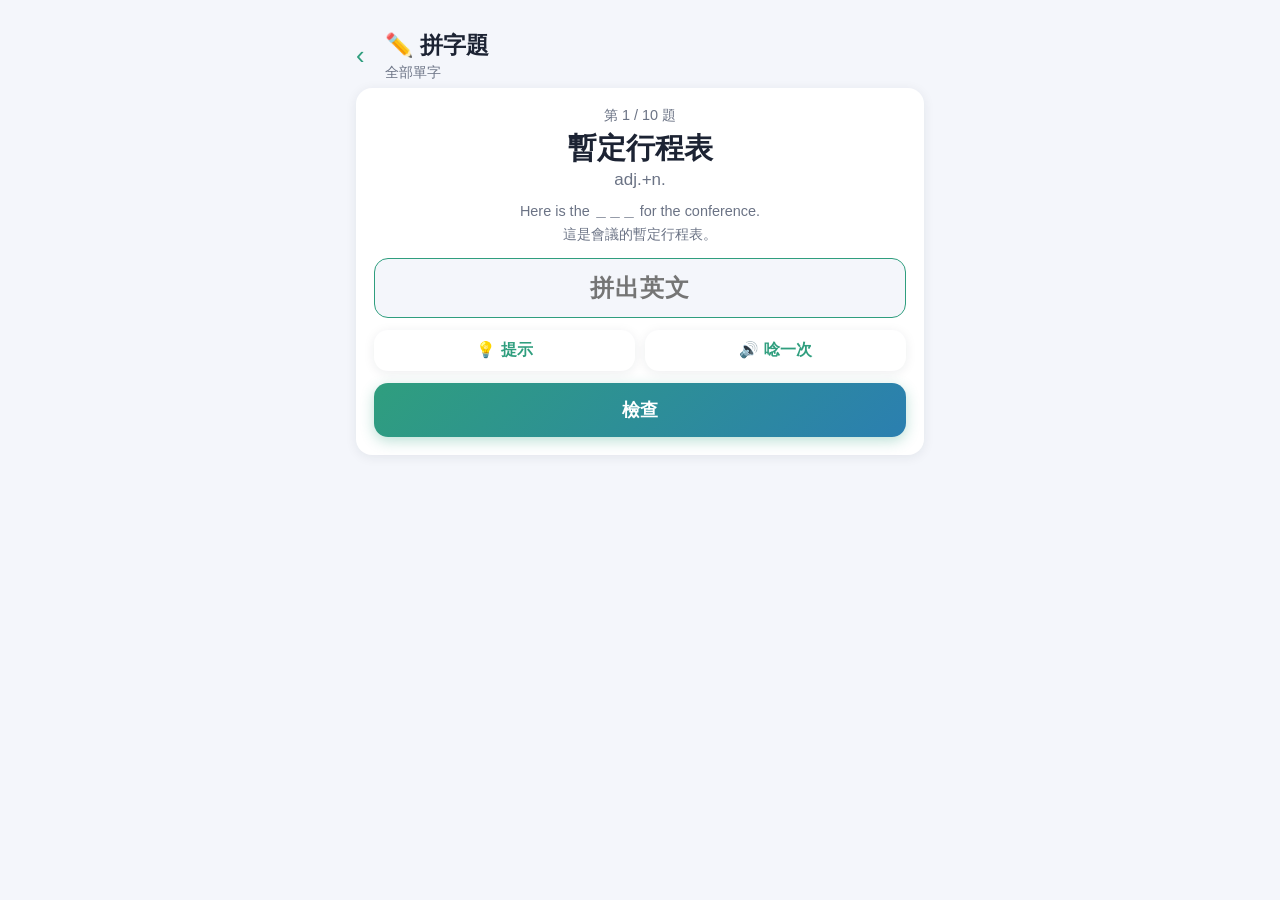
<file: spell.html>
<!DOCTYPE html>
<html lang="zh-Hant">
<head>
<meta charset="utf-8">
<meta name="viewport" content="width=device-width,initial-scale=1,viewport-fit=cover">
<meta name="apple-mobile-web-app-capable" content="yes">
<title>拼字題</title>
<link rel="manifest" href="manifest.webmanifest">
<link rel="apple-touch-icon" href="icons/icon-180.png">
<link rel="stylesheet" href="css/style.css?v=20261029.2315">
</head>
<body>
<main>
  <div class="top">
    <a class="back" id="backLink" href="index.html">‹</a>
    <div><h1 id="title">✏️ 拼字題</h1><div class="sub" id="subtitle"></div></div>
  </div>

  <div id="stage">
    <div class="card center">
      <div class="q-num" id="counter"></div>
      <div class="fc-word" id="zhWord" style="font-size:1.7rem"></div>
      <div class="muted" id="zhPos" style="margin:4px 0 10px"></div>
      <div class="muted small" id="clue" style="line-height:1.6;margin-bottom:12px"></div>
      <div class="spell-hint" id="hint"></div>
      <input class="spell-input" id="input" type="text" autocomplete="off" autocapitalize="off"
             autocorrect="off" spellcheck="false" placeholder="拼出英文">
      <div class="btnrow" style="margin-top:12px">
        <button class="btn ghost sm" id="btnHint" style="width:auto">💡 提示</button>
        <button class="btn ghost sm" id="btnSpeak" style="width:auto">🔊 唸一次</button>
      </div>
      <div id="feedback" class="explain hidden"></div>
      <div style="height:12px"></div>
      <button class="btn primary" id="btnCheck">檢查</button>
    </div>
  </div>

  <div id="done" class="hidden">
    <div class="card center">
      <div style="font-size:3rem">✏️</div>
      <div class="score-big" id="doneStat"></div>
      <div class="score-sub" id="doneSub"></div>
      <button class="btn primary" onclick="location.reload()">再考一次</button>
      <div style="height:10px"></div>
      <a class="btn ghost" id="toMcq">換選擇題</a>
      <div style="height:10px"></div>
      <a class="btn ghost" href="index.html">回首頁</a>
    </div>
  </div>
</main>
<script src="data/seed.js?v=20261029.2315"></script>
<script src="data/audio.js?v=20261029.2315"></script>
<script src="data/version.js?v=20261029.2315"></script>
<script src="js/app.js?v=20261029.2315"></script>
<script src="js/sync.js?v=20261029.2315"></script>
<script>
(function(){
  syncSeed();
  autoSyncOnLeave();
  const deck = curDeck();
  $("#subtitle").textContent = deckLabel(deck);
  $("#toMcq").href = "mcq.html" + deckParam(deck);

  const wrongMode = qs("mode") === "wrong";
  const pool = wrongMode ? wrongWords(deck) : deckWords(deck);
  if (!pool.length){
    $("#stage").classList.add("hidden");
    $("#done").classList.remove("hidden");
    $("#doneStat").textContent = wrongMode ? "沒有錯題" : "還沒有單字";
    $("#doneSub").textContent = wrongMode ? "答錯的字會自動收集到這裡" : "先去「新增單字」加幾個字";
    return;
  }
  if (wrongMode){
    $("#title").textContent = "📕 錯題・拼字";
    $("#backLink").href = "wrong.html";
    $("#toMcq").href = "mcq.html?mode=wrong";
    $("#toMcq").textContent = "換錯題選擇題";
  }
  const N = Math.min(10, pool.length);
  let picked;
  if (wrongMode){
    picked = pool.slice(0, N);                    // 錯最多、最不熟的先考
  } else {
    picked = dueWords(deck).slice(0, N);
    if (picked.length < N){
      const have = new Set(picked.map(w => w.id));
      picked = picked.concat(sampleN(pool.filter(w => !have.has(w.id)), N - picked.length));
    }
  }
  const quiz = shuffle(picked);
  let cur = 0, right = 0, checked = false, hintLevel = 0;

  // 防彈跳：答案揭曉後 0.5 秒內的 Enter／點擊一律不算，免得手快直接跳過沒看到答案
  const SETTLE = 500;
  let checkedAt = 0;

  const norm = s => s.trim().toLowerCase().replace(/\s+/g, " ");

  function render(){
    const w = quiz[cur];
    checked = false; hintLevel = 0;
    $("#counter").textContent = `第 ${cur+1} / ${quiz.length} 題`;
    $("#zhWord").textContent = w.zh || "（沒有中文）";
    $("#zhPos").textContent = w.pos || "";
    $("#clue").innerHTML = w.ex && hasBlank(w.ex, w.en)
      ? esc(blankOut(w.ex, w.en)) + (w.exZh ? `<br>${esc(w.exZh)}` : "")
      : (w.exZh ? esc(w.exZh) : "");
    $("#hint").textContent = "";
    $("#input").value = "";
    $("#input").readOnly = false;
    $("#feedback").classList.add("hidden");
    $("#btnCheck").textContent = "檢查";
    $("#btnCheck").disabled = false;
    $("#input").focus();
  }
  $("#btnHint").onclick = () => {
    const en = quiz[cur].en;
    hintLevel = Math.min(hintLevel + 1, en.length);
    $("#hint").textContent = en.slice(0, hintLevel) +
      en.slice(hintLevel).replace(/[A-Za-z]/g, "_");
  };
  $("#btnSpeak").onclick = () => speak(quiz[cur].en);

  function check(){
    if (checked){
      // 剛揭曉答案的 0.5 秒內不換題，給眼睛時間看清楚錯在哪
      if (Date.now() - checkedAt < SETTLE) return;
      next();
      return;
    }
    const w = quiz[cur];
    const ok = norm($("#input").value) === norm(w.en);
    // 用了提示就算「有點模糊」，不給滿分
    grade(w.en, ok ? (hintLevel ? 1 : 2) : 0);
    if (ok) right++;
    const fb = $("#feedback");
    fb.className = "explain " + (ok ? "good" : "bad");
    fb.innerHTML = (ok ? `✅ 正確！<b>${esc(w.en)}</b>` : `❌ 正確答案是 <b>${esc(w.en)}</b>`) +
      (w.ex ? `<br>${esc(w.ex)}` : "") +
      (w.exZh ? `<br><span class="muted">${esc(w.exZh)}</span>` : "") +
      (w.note ? `<br><span class="muted">💡 ${esc(w.note)}</span>` : "") +
      relBlock(w);
    speak(w.en);
    checked = true;
    checkedAt = Date.now();
    // 不用 disabled，否則 input 收不到鍵盤事件，第二次 Enter 會沒反應
    $("#input").readOnly = true;
    const label = cur === quiz.length - 1 ? "看結果" : "下一題";
    $("#btnCheck").textContent = label;
    $("#btnCheck").disabled = true;                    // 0.5 秒內按不動，避免誤觸
    setTimeout(() => {
      if (!checked) return;                            // 已經換題就不用管了
      $("#btnCheck").disabled = false;
      $("#btnCheck").textContent = label + "（Enter）";
    }, SETTLE);
  }
  function next(){
    cur++;
    if (cur >= quiz.length){
      addQuizResult("spell", right, quiz.length, deck);
      $("#stage").classList.add("hidden");
      $("#done").classList.remove("hidden");
      $("#doneStat").textContent = `${right} / ${quiz.length}`;
      $("#doneSub").textContent = right === quiz.length ? "全對！拼字大師" : "拼錯的字已經排進複習了";
      return;
    }
    render();
  }
  $("#btnCheck").onclick = check;
  // 掛在 document 上，這樣答案揭曉後（輸入框已 readOnly、可能也失焦）Enter 一樣有效
  document.addEventListener("keydown", e => {
    if (e.key !== "Enter" || e.isComposing) return;
    e.preventDefault();
    check();
  });
  render();
})();
</script>
</body>
</html>
</file>
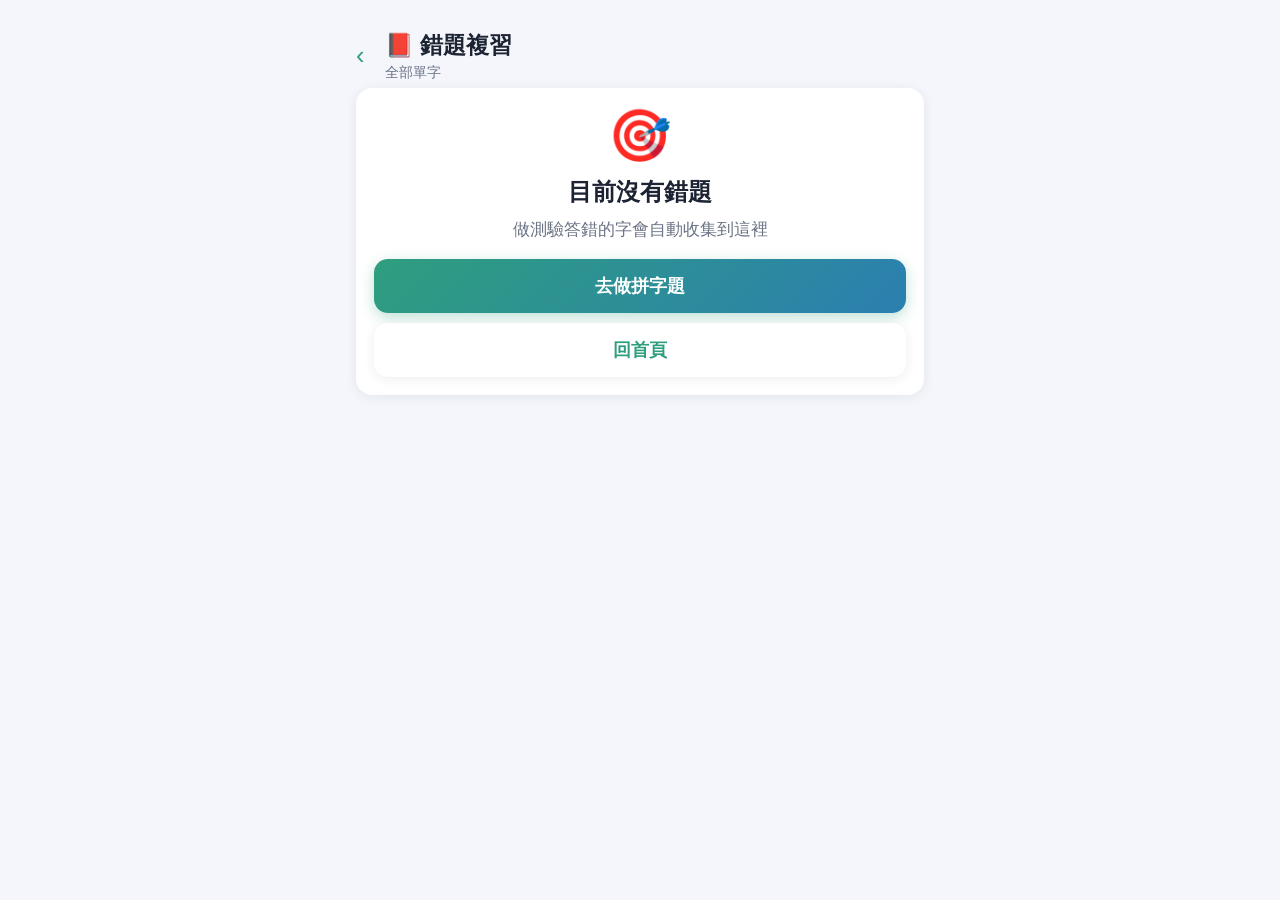
<file: wrong.html>
<!DOCTYPE html>
<html lang="zh-Hant">
<head>
<meta charset="utf-8">
<meta name="viewport" content="width=device-width,initial-scale=1,viewport-fit=cover">
<meta name="apple-mobile-web-app-capable" content="yes">
<title>錯題複習</title>
<link rel="manifest" href="manifest.webmanifest">
<link rel="apple-touch-icon" href="icons/icon-180.png">
<link rel="stylesheet" href="css/style.css?v=20261029.2315">
</head>
<body>
<main>
  <div class="top">
    <a class="back" href="index.html">‹</a>
    <div><h1>📕 錯題複習</h1><div class="sub" id="subtitle"></div></div>
  </div>

  <div id="hasWrong" class="hidden">
    <a class="bigbtn hero" id="btnSpell" href="spell.html?mode=wrong">
      <span class="emoji">✏️</span>
      <span><span class="t">錯題拼字</span><br><span class="d">拼錯的字最該重寫一次</span></span>
      <span class="go">›</span>
    </a>
    <a class="bigbtn" id="btnMcq" href="mcq.html?mode=wrong">
      <span class="emoji">📝</span>
      <span><span class="t">錯題選擇</span><br><span class="d">先確認意思有沒有記對</span></span>
      <span class="go">›</span>
    </a>
    <a class="bigbtn" id="btnCards" href="cards.html?mode=wrong">
      <span class="emoji">🗂</span>
      <span><span class="t">錯題字卡</span><br><span class="d">連意思都忘了就先看字卡</span></span>
      <span class="go">›</span>
    </a>

    <div class="card">
      <div style="display:flex;justify-content:space-between;align-items:center;margin-bottom:6px">
        <b>錯過的字</b><span class="muted small" id="cnt"></span>
      </div>
      <div class="muted small" style="margin-bottom:10px;line-height:1.6">
        連續答對到「４天後」這一級就會自動從這裡消失。點一下可以發音。
      </div>
      <div id="list"></div>
    </div>
  </div>

  <div id="noWrong" class="card center hidden">
    <div style="font-size:3rem">🎯</div>
    <div class="score-big" style="font-size:1.4rem">目前沒有錯題</div>
    <div class="score-sub">做測驗答錯的字會自動收集到這裡</div>
    <a class="btn primary" href="spell.html">去做拼字題</a>
    <div style="height:10px"></div>
    <a class="btn ghost" href="index.html">回首頁</a>
  </div>
</main>
<script src="data/seed.js?v=20261029.2315"></script>
<script src="data/audio.js?v=20261029.2315"></script>
<script src="data/version.js?v=20261029.2315"></script>
<script src="js/app.js?v=20261029.2315"></script>
<script src="js/sync.js?v=20261029.2315"></script>
<script>
(function(){
  syncSeed();
  autoSyncOnLeave();
  const deck = curDeck();
  const suffix = deckParam(deck);
  const ws = wrongWords(deck);
  $("#subtitle").textContent = deckLabel(deck) + (ws.length ? `・${ws.length} 個字` : "");

  if (!ws.length){
    $("#noWrong").classList.remove("hidden");
    return;
  }
  $("#hasWrong").classList.remove("hidden");
  $("#cnt").textContent = `${ws.length} 個`;
  ["#btnSpell","#btnMcq","#btnCards"].forEach(s => {
    if (suffix) $(s).href += "&deck=" + encodeURIComponent(deck);
  });

  const BOX_NAME = ["新字","今天再看","２天後","４天後","８天後","熟了"];
  $("#list").innerHTML = ws.map(w => {
    const p = getProg(w.en);
    return `<div class="wl-item" data-en="${esc(w.en)}">
      <div class="wl-head">
        <span class="wl-en">${esc(w.en)}</span>
        <span class="wl-pos">${esc(w.pos)}</span>
        <span class="badge due" style="margin-left:auto">錯 ${p.wrong} 次</span>
      </div>
      <div style="margin-top:3px">${esc(w.zh)}</div>
      ${w.ex ? `<div class="wl-ex">${esc(w.ex)}${w.exZh ? "<br>" + esc(w.exZh) : ""}</div>` : ""}
      ${relBlock(w)}
      <div class="wl-ex">熟練度：${esc(BOX_NAME[p.box])}・答對 ${p.right} 次</div>
    </div>`;
  }).join("");
  $$("#list .wl-item").forEach(el => el.onclick = () => speak(el.dataset.en));
})();
</script>
</body>
</html>
</file>
<file: css/style.css>
/* 我的單字本 — mobile-first, iOS friendly */
:root{
  --bg:#f4f6fb; --card:#ffffff; --text:#1c2333; --muted:#6b7385;
  --accent:#2f9e7e; --accent2:#4f6df5; --good:#16a34a; --bad:#dc2626;
  --line:#e4e8f2; --shadow:0 2px 12px rgba(28,35,51,.08);
  --radius:16px;
}
@media (prefers-color-scheme: dark){
  :root{ --bg:#12141c; --card:#1d2130; --text:#eef0f6; --muted:#9aa2b5;
    --line:#2c3247; --shadow:0 2px 12px rgba(0,0,0,.4); }
}
*{margin:0;padding:0;box-sizing:border-box;-webkit-tap-highlight-color:transparent}
html{font-size:17px}
html,body{overscroll-behavior-x:none}
body{
  font-family:-apple-system,BlinkMacSystemFont,"PingFang TC","Helvetica Neue",sans-serif;
  background:var(--bg); color:var(--text); min-height:100dvh;
  padding:env(safe-area-inset-top) env(safe-area-inset-right) env(safe-area-inset-bottom) env(safe-area-inset-left);
}
main{max-width:600px;margin:0 auto;padding:16px 16px 56px}
a{color:inherit;text-decoration:none}
button{font-family:inherit;font-size:1rem;border:none;background:none;color:inherit;cursor:pointer}
input,textarea,select{font-family:inherit;font-size:1rem;color:inherit}
.hidden{display:none !important}
.muted{color:var(--muted)}
.small{font-size:.85rem}
.center{text-align:center}

/* header */
.top{display:flex;align-items:center;gap:10px;padding:14px 0 6px}
.top .back{font-size:1.5rem;line-height:1;padding:6px 10px 6px 0;color:var(--accent)}
.top h1{font-size:1.35rem;font-weight:800}
.top .sub{color:var(--muted);font-size:.85rem;margin-top:2px}
.spacer{flex:1}
.top .act{font-size:.9rem;color:var(--accent);font-weight:700;padding:6px 2px}

/* cards & lists */
.card{background:var(--card);border-radius:var(--radius);box-shadow:var(--shadow);padding:18px;margin-bottom:14px}
.bigbtn{display:flex;align-items:center;gap:14px;background:var(--card);border-radius:var(--radius);
  box-shadow:var(--shadow);padding:18px;margin-bottom:12px;width:100%;text-align:left;transition:transform .1s}
.bigbtn:active{transform:scale(.98)}
.bigbtn .emoji{font-size:1.9rem}
.bigbtn .t{font-weight:700;font-size:1.08rem}
.bigbtn .d{color:var(--muted);font-size:.84rem;margin-top:2px}
.bigbtn .go{margin-left:auto;color:var(--muted);font-size:1.2rem}
.bigbtn.hero{background:linear-gradient(135deg,var(--accent) 0%,#2b7fb0 100%);color:#fff}
.bigbtn.hero .d{color:rgba(255,255,255,.85)}
.bigbtn.hero .go{color:rgba(255,255,255,.7)}
.bigbtn[disabled]{opacity:.5;pointer-events:none}
.row{display:flex;align-items:center;gap:12px;padding:13px 2px;border-bottom:1px solid var(--line)}
.row:last-child{border-bottom:none}
.badge{background:var(--bg);border-radius:999px;padding:3px 10px;font-size:.78rem;color:var(--muted);white-space:nowrap}
.badge.due{background:rgba(220,38,38,.12);color:var(--bad);font-weight:700}
.badge.done{background:rgba(22,163,74,.12);color:var(--good)}
.badge.new{background:rgba(79,109,245,.14);color:var(--accent2);font-weight:700}

/* progress bar */
.pbar{height:8px;background:var(--line);border-radius:99px;overflow:hidden}
.pbar>i{display:block;height:100%;background:linear-gradient(90deg,var(--accent),var(--accent2));border-radius:99px;transition:width .3s}

/* buttons */
.btn{display:block;width:100%;text-align:center;padding:15px;border-radius:14px;font-weight:700;font-size:1.05rem}
.btn.primary{background:linear-gradient(135deg,var(--accent),#2b7fb0);color:#fff;box-shadow:0 4px 14px rgba(47,158,126,.32)}
.btn.ghost{background:var(--card);color:var(--accent);box-shadow:var(--shadow)}
.btn.sm{padding:10px 14px;font-size:.92rem;width:auto;display:inline-block}
.btn.danger{background:rgba(220,38,38,.1);color:var(--bad)}
.btn:active{opacity:.85}
.btn[disabled]{opacity:.4;pointer-events:none}
.btnrow{display:flex;gap:10px}
.btnrow .btn{flex:1}

/* forms */
label.f{display:block;font-weight:700;font-size:.9rem;margin:14px 0 6px}
.inp,textarea.inp{width:100%;padding:13px 14px;border-radius:12px;border:1.5px solid var(--line);
  background:var(--bg);font-size:1rem;line-height:1.5}
textarea.inp{min-height:120px;resize:vertical}
.inp:focus{outline:none;border-color:var(--accent)}
select.inp{appearance:none;background-image:none}
.chips{display:flex;flex-wrap:wrap;gap:8px;margin-top:10px}
.chip{border:1.5px solid var(--line);border-radius:99px;padding:7px 14px;font-size:.9rem;background:var(--card)}
.chip.on{border-color:var(--accent);background:rgba(47,158,126,.12);color:var(--accent);font-weight:700}

/* ===== flashcard ===== */
.fc-stage{position:relative;margin:10px 0 16px}
.fc-card{position:relative;background:var(--card);border-radius:20px;box-shadow:var(--shadow);
  height:330px;overflow:hidden;user-select:none;-webkit-user-select:none}
.fc-face{position:absolute;inset:0;display:flex;flex-direction:column;align-items:center;justify-content:center;gap:9px;padding:24px}
.fc-word{font-size:2.1rem;font-weight:800;text-align:center;word-break:break-word;line-height:1.2}
.fc-pos{color:var(--muted);font-size:.9rem}
.fc-speak{font-size:1.5rem;padding:9px 17px;border-radius:99px;background:var(--bg)}
.fc-ex{text-align:center;font-size:.95rem;line-height:1.6;padding:0 6px}
.fc-ex .zh{color:var(--muted);font-size:.86rem;display:block;margin-top:4px}
.fc-mask{position:absolute;inset:0;background:linear-gradient(135deg,var(--accent),#2b7fb0);
  color:#fff;display:flex;flex-direction:column;align-items:center;justify-content:center;gap:10px;
  border-radius:20px;touch-action:pan-y;will-change:transform;padding:24px}
.fc-mask .fc-word{color:#fff}
.fc-mask .fc-pos{color:rgba(255,255,255,.78)}
.fc-mask .knob{position:absolute;right:10px;top:50%;transform:translateY(-50%);
  width:10px;height:64px;border-radius:99px;background:rgba(255,255,255,.85)}
.fc-mask .hint{position:absolute;bottom:14px;font-size:.78rem;color:rgba(255,255,255,.8)}
.fc-mask.anim{transition:transform .25s cubic-bezier(.2,.8,.3,1)}
.fc-count{text-align:center;color:var(--muted);font-size:.9rem;margin:8px 0}
.fc-actions{display:flex;gap:10px;margin-top:14px}
.fc-actions .btn.no{background:rgba(220,38,38,.1);color:var(--bad)}
.fc-actions .btn.ok{background:rgba(250,178,25,.16);color:#8a6000}
.fc-actions .btn.yes{background:rgba(22,163,74,.12);color:var(--good)}
.fc-actions .btn{padding:14px 6px;font-size:.98rem}

/* ===== quiz ===== */
.q-num{color:var(--muted);font-size:.85rem;margin-bottom:6px}
.q-text{font-size:1.25rem;font-weight:700;line-height:1.6;margin-bottom:16px}
.q-text .blank{color:var(--accent);letter-spacing:2px}
.opt{display:block;width:100%;text-align:left;padding:14px 16px;border-radius:14px;border:1.5px solid var(--line);
  background:var(--card);margin-bottom:10px;font-size:1.05rem;transition:border-color .15s}
.opt:active{border-color:var(--accent)}
.opt.correct{border-color:var(--good);background:rgba(22,163,74,.1);font-weight:700}
.opt.wrong{border-color:var(--bad);background:rgba(220,38,38,.08)}
.opt[disabled]{pointer-events:none}
.explain{border-left:4px solid var(--accent);background:var(--bg);border-radius:0 12px 12px 0;
  padding:12px 14px;font-size:.95rem;line-height:1.65;margin:12px 0;text-align:left}
.explain.good{border-color:var(--good)}
.explain.bad{border-color:var(--bad)}
.score-big{font-size:3rem;font-weight:800;text-align:center;margin:10px 0}
.score-sub{text-align:center;color:var(--muted);margin-bottom:18px}
.spell-input{width:100%;padding:15px;border-radius:14px;border:1.5px solid var(--line);
  background:var(--bg);font-size:1.4rem;text-align:center;font-weight:700;letter-spacing:1px}
.spell-input:focus{outline:none;border-color:var(--accent)}
.spell-hint{letter-spacing:6px;font-size:1.3rem;font-weight:700;color:var(--muted);margin:10px 0}

/* word list */
.wl-item{padding:13px 2px;border-bottom:1px solid var(--line)}
.wl-item:last-child{border-bottom:none}
.wl-head{display:flex;align-items:baseline;gap:8px}
.wl-en{font-weight:700;font-size:1.05rem}
.wl-pos{color:var(--muted);font-size:.8rem}
.wl-zh{margin-left:auto;font-size:.95rem;text-align:right}
.wl-ex{color:var(--muted);font-size:.86rem;line-height:1.6;margin-top:5px}
.wl-ex b{color:var(--text)}

/* kpi */
.kpis{display:grid;grid-template-columns:repeat(3,1fr);gap:10px;margin-bottom:14px}
.kpi{background:var(--card);border-radius:var(--radius);box-shadow:var(--shadow);padding:14px 10px;text-align:center}
.kpi .v{font-size:1.7rem;font-weight:800;line-height:1.15}
.kpi .l{color:var(--muted);font-size:.76rem;margin-top:2px}

/* toast */
.toast{position:fixed;left:50%;bottom:28px;transform:translateX(-50%);background:#1c2333;color:#fff;
  padding:12px 20px;border-radius:99px;font-size:.92rem;box-shadow:0 6px 20px rgba(0,0,0,.25);z-index:99;
  opacity:0;transition:opacity .2s;pointer-events:none;max-width:90vw;text-align:center}
.toast.show{opacity:1}

.steps{counter-reset:s}
.steps li{list-style:none;position:relative;padding:0 0 16px 34px;line-height:1.65}
.steps li:before{counter-increment:s;content:counter(s);position:absolute;left:0;top:0;
  width:24px;height:24px;border-radius:99px;background:var(--accent);color:#fff;
  font-size:.8rem;font-weight:800;display:flex;align-items:center;justify-content:center}

/* 相似字／相反字標籤 */
.rel{display:flex;flex-wrap:wrap;align-items:center;gap:6px;margin-top:7px;font-size:.84rem;line-height:1.5}
.rel-k{font-weight:800;font-size:.95rem;width:16px;text-align:center;flex:none}
.rel.syn .rel-k{color:var(--good)}
.rel.ant .rel-k{color:var(--bad)}
.rel-i{display:inline-block;border-radius:8px;padding:2px 8px;background:var(--bg);color:var(--muted);cursor:pointer}
.rel-i b{color:var(--text);font-weight:700}
.rel.syn .rel-i{background:rgba(22,163,74,.10)}
.rel.ant .rel-i{background:rgba(220,38,38,.09)}
.fc-face .rel{justify-content:center;margin-top:4px}
.fc-face .rel-i{background:var(--bg)}
/* 字卡高度改由內容決定，多了相似字也放得下 */
.fc-card{height:auto;min-height:330px}
.fc-face{position:relative;inset:auto;min-height:330px}
</file>
